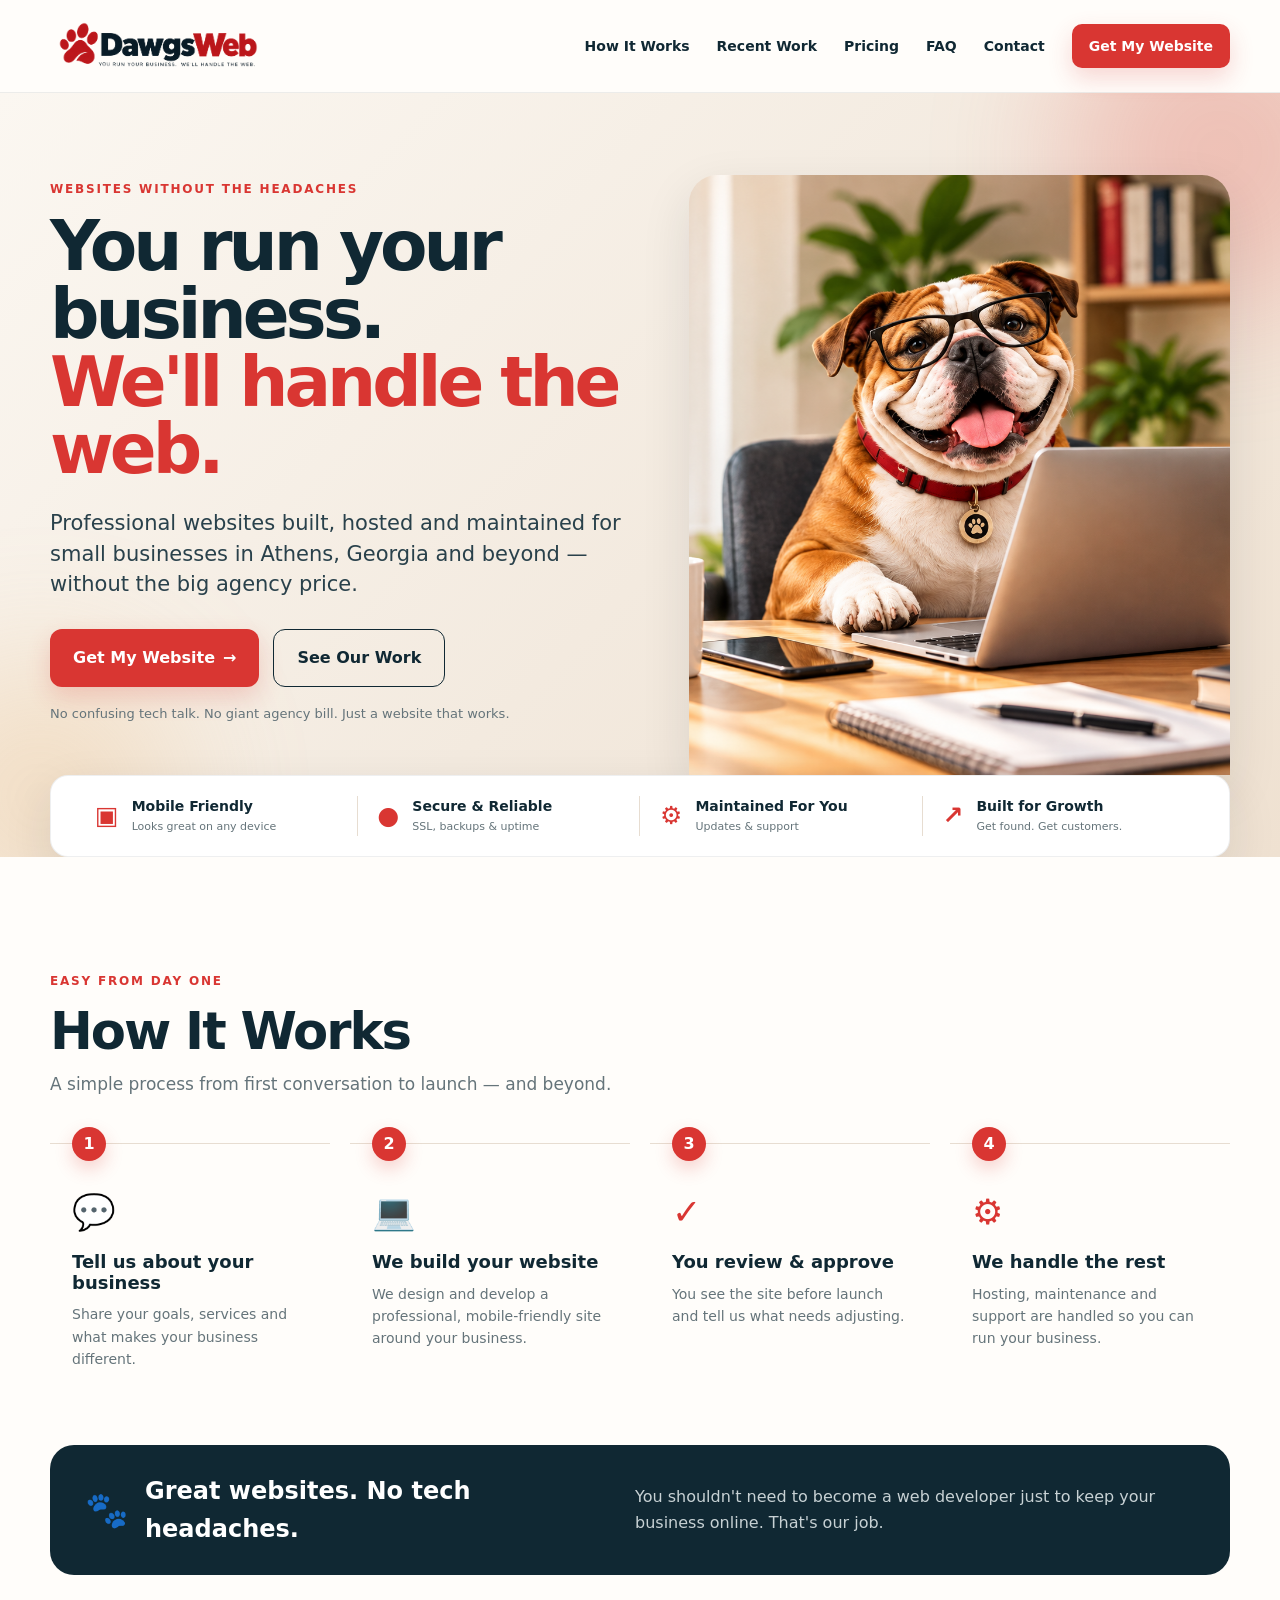
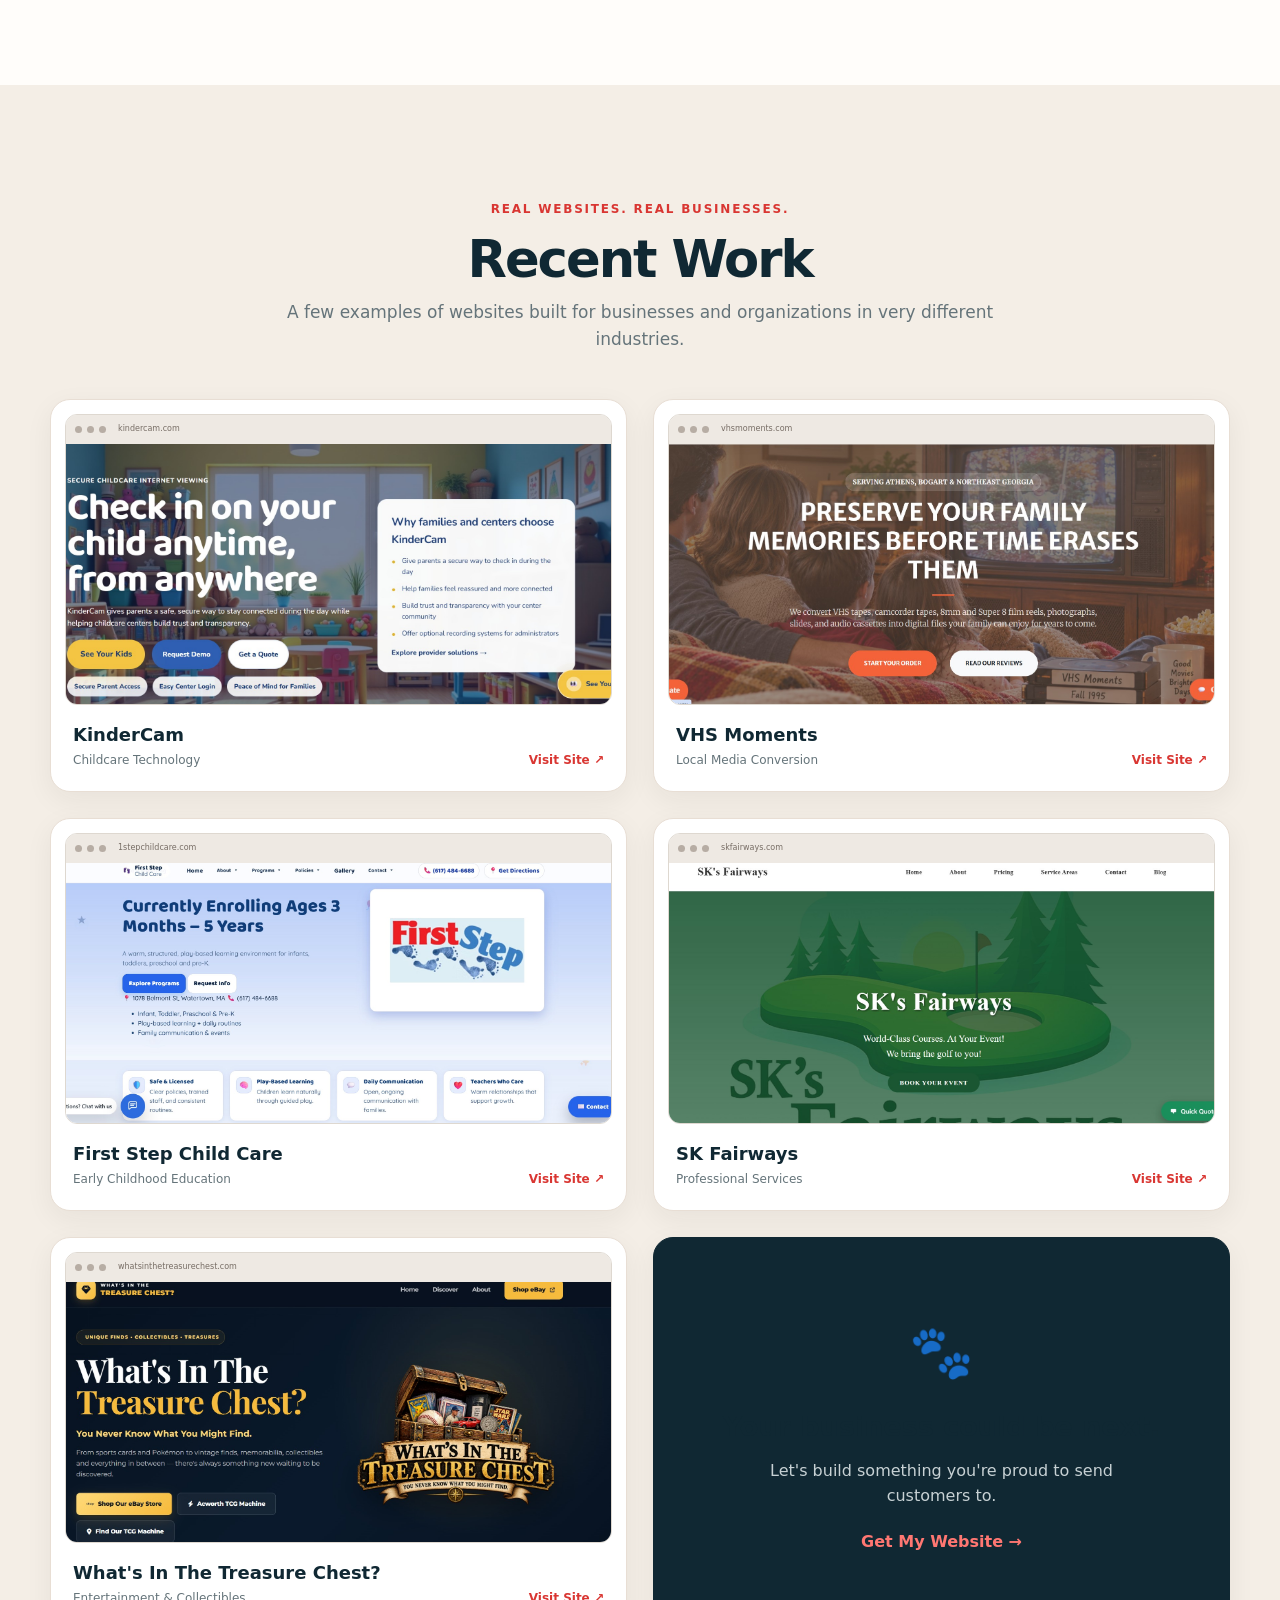
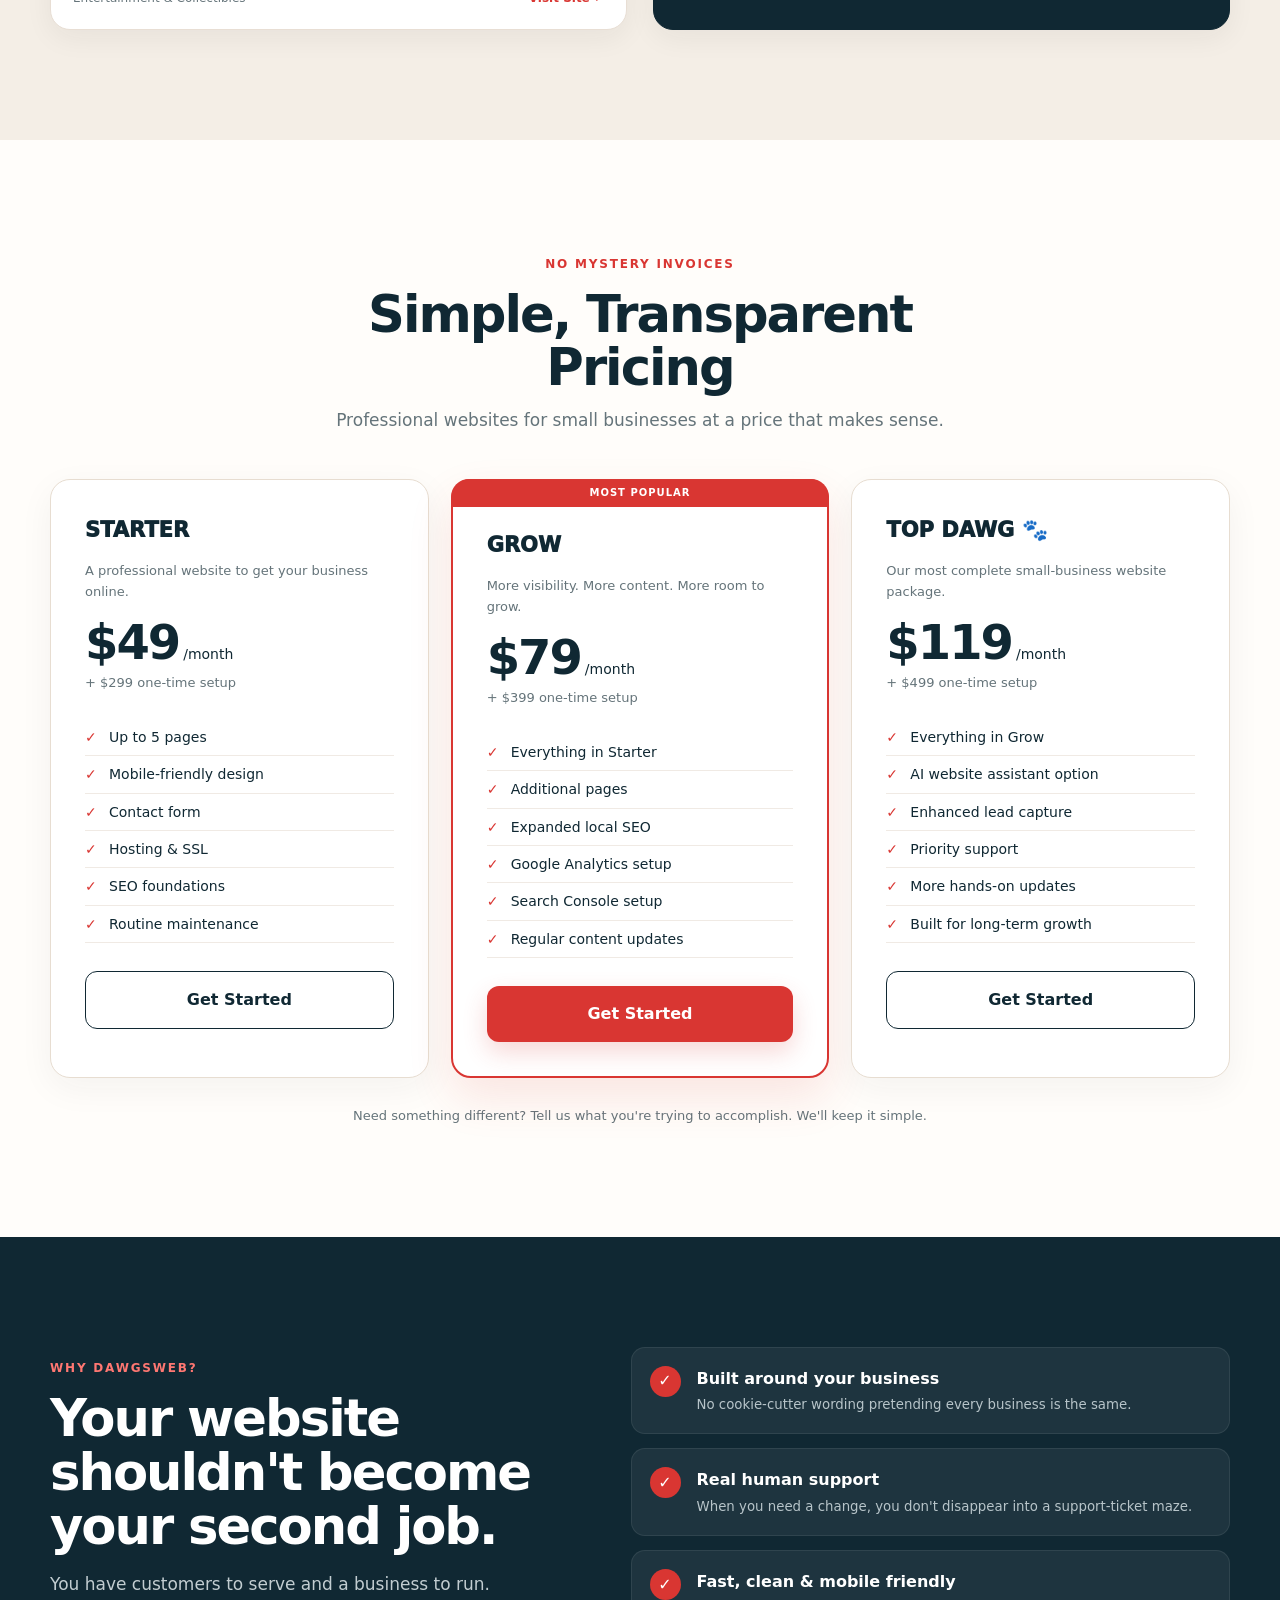
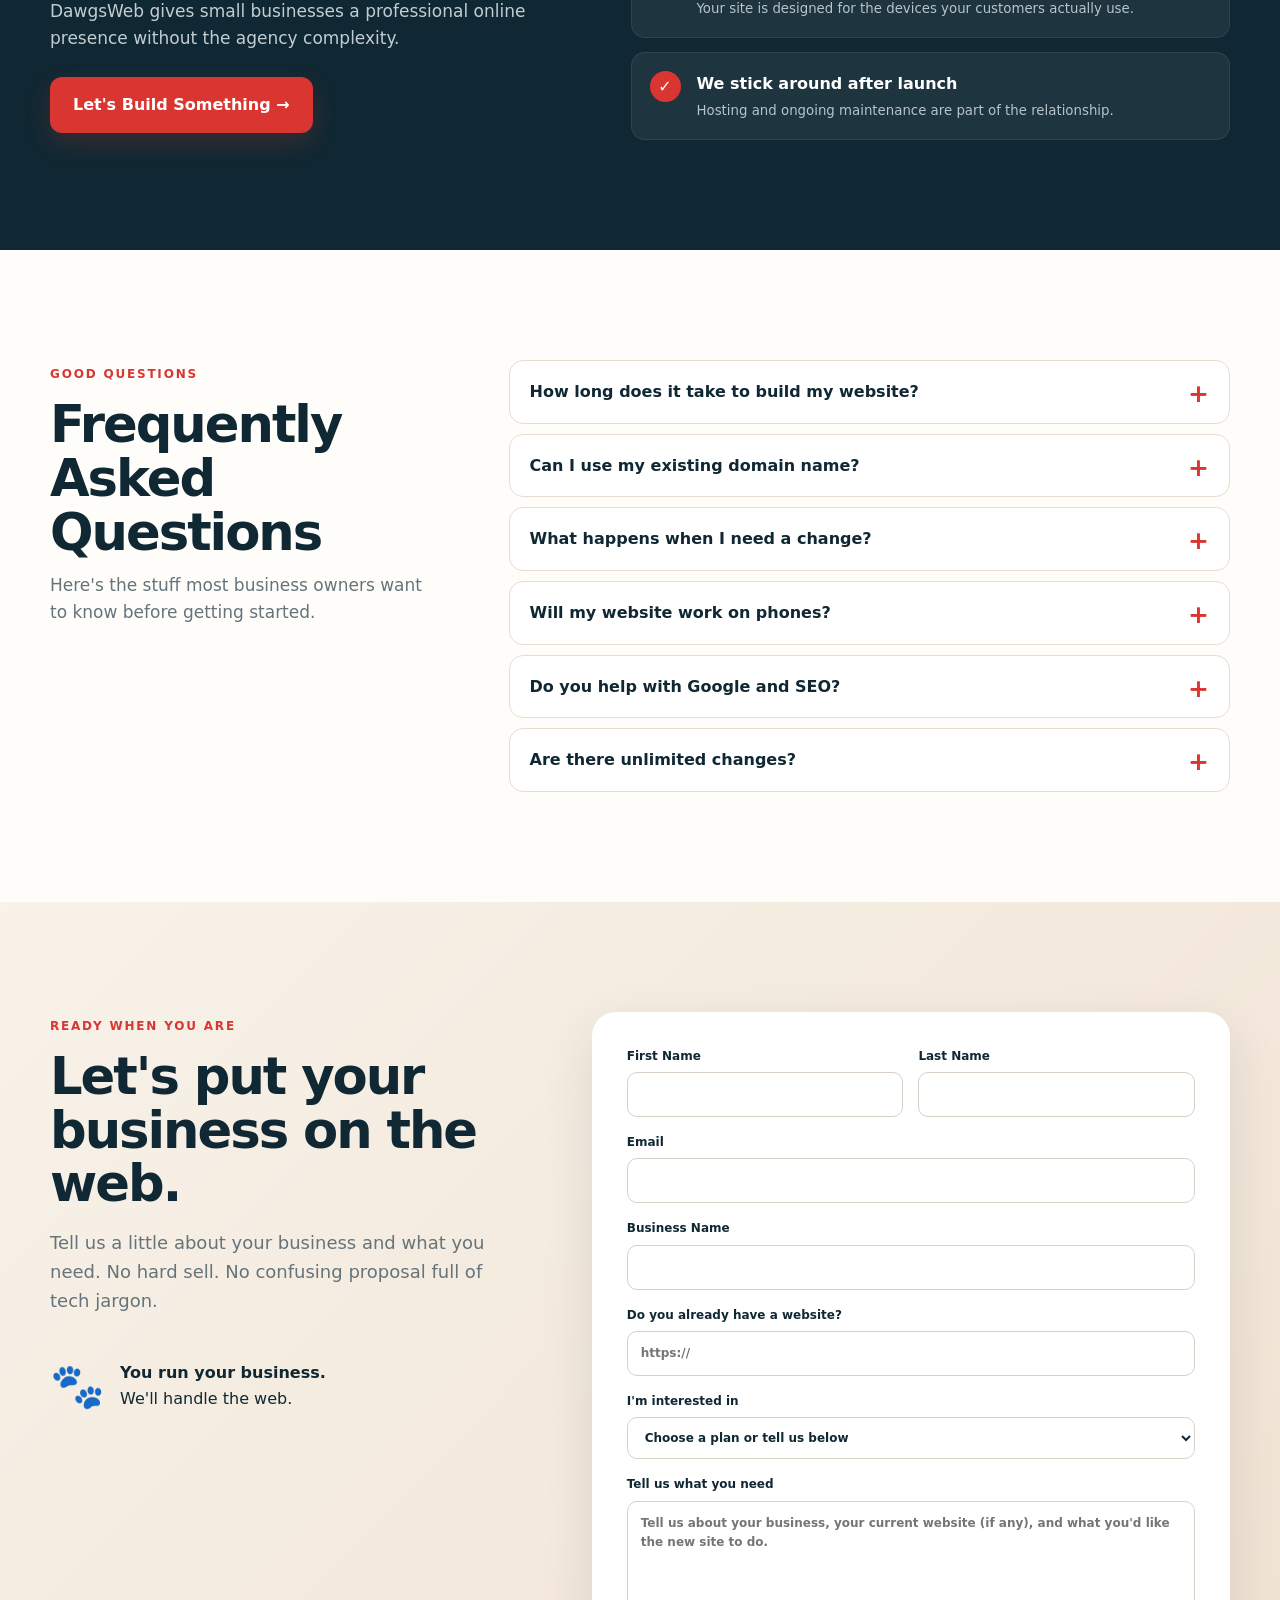
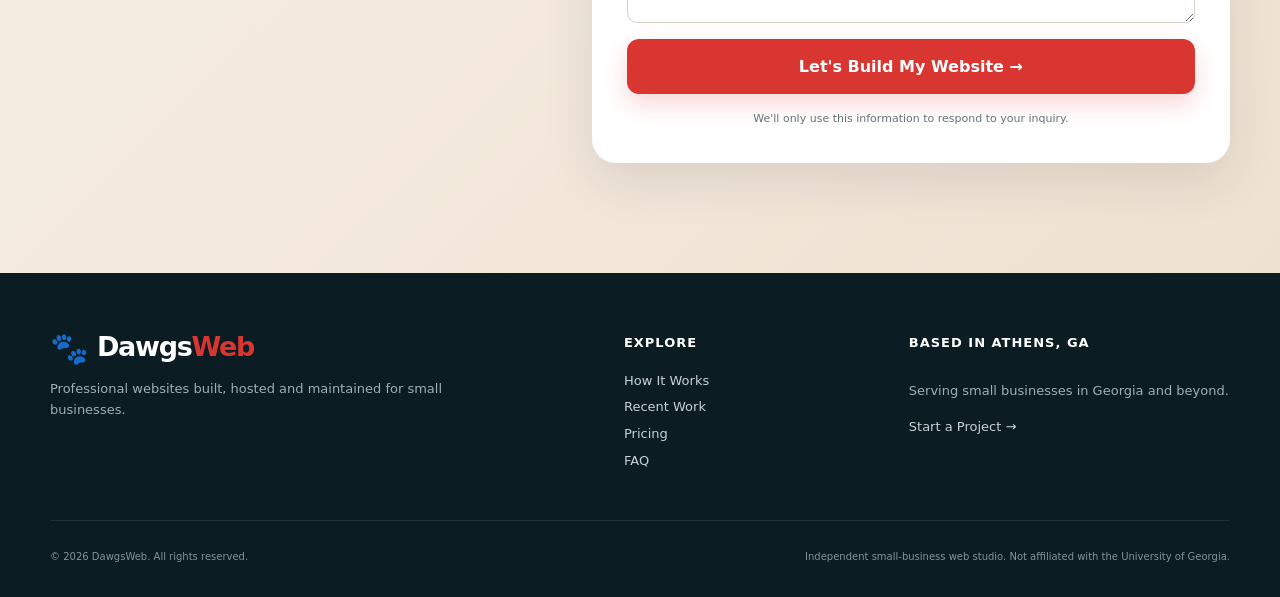
<file: index.html>
<!doctype html>
<html lang="en">
<head>

  <!-- Google tag (gtag.js) -->
  <script async src="https://www.googletagmanager.com/gtag/js?id=G-8729YW0MSW"></script>
  <script>
    window.dataLayer = window.dataLayer || [];
    function gtag(){dataLayer.push(arguments);}
    gtag('js', new Date());

    gtag('config', 'G-8729YW0MSW');
  </script>

  <!-- rest of your head content -->
  <meta charset="utf-8">
  <meta name="viewport" content="width=device-width, initial-scale=1">
  <title>Web Design Athens GA | Small Business Websites | DawgsWeb</title>
  <meta name="description" content="DawgsWeb builds, hosts and maintains professional small business websites in Athens, GA and beyond. Affordable web design without the agency headaches.">
  <meta name="robots" content="index,follow">
  <meta name="theme-color" content="#d93632">
  <link rel="canonical" href="https://www.dawgsweb.com/">
  <meta property="og:title" content="Web Design Athens GA | Small Business Websites | DawgsWeb">
  <meta property="og:description" content="Professional small business websites built, hosted and maintained in Athens, GA and beyond — without the big agency price.">
  <meta property="og:type" content="website">
  <meta property="og:url" content="https://www.dawgsweb.com/">
  <link rel="stylesheet" href="style.css">
  <script type="application/ld+json">
  {
    "@context": "https://schema.org",
    "@type": "ProfessionalService",
    "@id": "https://www.dawgsweb.com/#business",
    "name": "DawgsWeb",
    "url": "https://www.dawgsweb.com/",
    "description": "DawgsWeb provides affordable web design, website hosting, maintenance and digital support for small businesses in Athens, Georgia and beyond.",
    "address": {
      "@type": "PostalAddress",
      "addressLocality": "Athens",
      "addressRegion": "GA",
      "addressCountry": "US"
    },
    "areaServed": [
      {
        "@type": "City",
        "name": "Athens"
      },
      {
        "@type": "State",
        "name": "Georgia"
      },
      {
        "@type": "Country",
        "name": "United States"
      }
    ],
    "serviceType": [
      "Small Business Web Design",
      "Website Development",
      "Website Hosting",
      "Website Maintenance",
      "Search Engine Optimization"
    ]
  }
  </script>
</head>
<body>
  <a class="skip-link" href="#main">Skip to content</a>

  <header class="site-header" id="top">
    <div class="container nav-wrap">
<a class="brand brand-logo" href="#top" aria-label="DawgsWeb home">
  <img src="images/dawgsweb-logo.png" alt="DawgsWeb - You run your business. We'll handle the web.">
</a>

      <button class="nav-toggle" aria-expanded="false" aria-controls="site-nav" aria-label="Open navigation">
        <span></span><span></span><span></span>
      </button>

      <nav id="site-nav" class="site-nav" aria-label="Main navigation">
        <a href="#how">How It Works</a>
        <a href="#work">Recent Work</a>
        <a href="#pricing">Pricing</a>
        <a href="#faq">FAQ</a>
        <a href="#contact">Contact</a>
        <a class="btn btn-small" href="#contact">Get My Website</a>
      </nav>
    </div>
  </header>

  <main id="main">
    <section class="hero">
      <div class="hero-glow hero-glow-one"></div>
      <div class="hero-glow hero-glow-two"></div>
      <div class="container hero-grid">
        <div class="hero-copy reveal">
          <span class="eyebrow">WEBSITES WITHOUT THE HEADACHES</span>
          <h1>You run your business.<br><span>We'll handle the web.</span></h1>
          <p class="hero-lead">Professional websites built, hosted and maintained for small businesses in Athens, Georgia and beyond — without the big agency price.</p>
          <div class="hero-actions">
            <a class="btn" href="#contact">Get My Website <span aria-hidden="true">→</span></a>
            <a class="btn btn-outline" href="#work">See Our Work</a>
          </div>
          <p class="microcopy">No confusing tech talk. No giant agency bill. Just a website that works.</p>
        </div>

<div class="hero-image reveal">
  <img
    src="images/dawgsweb-hero.jpg"
    alt="DawgsWeb bulldog working at a laptop"
  >
</div>
      </div>

      <div class="container">
        <div class="trust-strip reveal">
          <div><span class="trust-icon">▣</span><p><strong>Mobile Friendly</strong><small>Looks great on any device</small></p></div>
          <div><span class="trust-icon">●</span><p><strong>Secure & Reliable</strong><small>SSL, backups & uptime</small></p></div>
          <div><span class="trust-icon">⚙</span><p><strong>Maintained For You</strong><small>Updates & support</small></p></div>
          <div><span class="trust-icon">↗</span><p><strong>Built for Growth</strong><small>Get found. Get customers.</small></p></div>
        </div>
      </div>
    </section>

    <section class="section" id="how">
      <div class="container">
        <div class="section-heading reveal">
          <span class="eyebrow">EASY FROM DAY ONE</span>
          <h2>How It Works</h2>
          <p>A simple process from first conversation to launch — and beyond.</p>
        </div>

        <div class="steps">
          <article class="step reveal"><span>1</span><div class="step-icon">💬</div><h3>Tell us about your business</h3><p>Share your goals, services and what makes your business different.</p></article>
          <article class="step reveal"><span>2</span><div class="step-icon">💻</div><h3>We build your website</h3><p>We design and develop a professional, mobile-friendly site around your business.</p></article>
          <article class="step reveal"><span>3</span><div class="step-icon">✓</div><h3>You review & approve</h3><p>You see the site before launch and tell us what needs adjusting.</p></article>
          <article class="step reveal"><span>4</span><div class="step-icon">⚙</div><h3>We handle the rest</h3><p>Hosting, maintenance and support are handled so you can run your business.</p></article>
        </div>

        <div class="no-headaches reveal">
          <div>
            <span>🐾</span>
            <h3>Great websites. No tech headaches.</h3>
          </div>
          <p>You shouldn't need to become a web developer just to keep your business online. That's our job.</p>
        </div>
      </div>
    </section>

    <section class="section section-soft" id="work">
      <div class="container">
        <div class="section-heading centered reveal">
          <span class="eyebrow">REAL WEBSITES. REAL BUSINESSES.</span>
          <h2>Recent Work</h2>
          <p>A few examples of websites built for businesses and organizations in very different industries.</p>
        </div>

        <div class="work-grid">
          <a class="work-card reveal" href="https://www.kindercam.com/" target="_blank" rel="noopener">
            <div class="browser"><div class="browser-bar"><i></i><i></i><i></i><span>kindercam.com</span></div><div class="site-preview"><img src="images/portfolio-kindercam.jpg" alt="KinderCam website homepage" loading="lazy"></div></div>
            <div class="work-meta"><div><h3>KinderCam</h3><p>Childcare Technology</p></div><span>Visit Site ↗</span></div>
          </a>

          <a class="work-card reveal" href="https://www.vhsmoments.com/" target="_blank" rel="noopener">
            <div class="browser"><div class="browser-bar"><i></i><i></i><i></i><span>vhsmoments.com</span></div><div class="site-preview"><img src="images/portfolio-vhsmoments.jpg" alt="VHS Moments website homepage" loading="lazy"></div></div>
            <div class="work-meta"><div><h3>VHS Moments</h3><p>Local Media Conversion</p></div><span>Visit Site ↗</span></div>
          </a>

          <a class="work-card reveal" href="https://www.1stepchildcare.com/" target="_blank" rel="noopener">
            <div class="browser"><div class="browser-bar"><i></i><i></i><i></i><span>1stepchildcare.com</span></div><div class="site-preview"><img src="images/portfolio-firststep.jpg" alt="First Step Child Care website homepage" loading="lazy"></div></div>
            <div class="work-meta"><div><h3>First Step Child Care</h3><p>Early Childhood Education</p></div><span>Visit Site ↗</span></div>
          </a>

          <a class="work-card reveal" href="https://www.skfairways.com/" target="_blank" rel="noopener">
            <div class="browser"><div class="browser-bar"><i></i><i></i><i></i><span>skfairways.com</span></div><div class="site-preview"><img src="images/portfolio-skfairways.jpg" alt="SK Fairways website homepage" loading="lazy"></div></div>
            <div class="work-meta"><div><h3>SK Fairways</h3><p>Professional Services</p></div><span>Visit Site ↗</span></div>
          </a>

          <a class="work-card reveal" href="https://www.whatsinthetreasurechest.com/" target="_blank" rel="noopener">
            <div class="browser"><div class="browser-bar"><i></i><i></i><i></i><span>whatsinthetreasurechest.com</span></div><div class="site-preview"><img src="images/portfolio-treasurechest.jpg" alt="What's In The Treasure Chest website homepage" loading="lazy"></div></div>
            <div class="work-meta"><div><h3>What's In The Treasure Chest?</h3><p>Entertainment & Collectibles</p></div><span>Visit Site ↗</span></div>
          </a>

          <a class="work-card work-cta reveal" href="#contact">
            <div class="paw-big">🐾</div>
            <h3>Your business could be next.</h3>
            <p>Let's build something you're proud to send customers to.</p>
            <span class="text-link">Get My Website →</span>
          </a>
        </div>
      </div>
    </section>

    <section class="section" id="pricing">
      <div class="container">
        <div class="section-heading centered reveal">
          <span class="eyebrow">NO MYSTERY INVOICES</span>
          <h2>Simple, Transparent Pricing</h2>
          <p>Professional websites for small businesses at a price that makes sense.</p>
        </div>

        <div class="pricing-grid">
          <article class="price-card reveal">
            <p class="plan-name">STARTER</p>
            <p class="plan-blurb">A professional website to get your business online.</p>
            <div class="price"><strong>$49</strong><span>/month</span></div>
            <p class="setup">+ $299 one-time setup</p>
            <ul>
              <li>Up to 5 pages</li><li>Mobile-friendly design</li><li>Contact form</li><li>Hosting & SSL</li><li>SEO foundations</li><li>Routine maintenance</li>
            </ul>
            <a class="btn btn-outline btn-full" href="#contact" data-plan="Starter">Get Started</a>
          </article>

          <article class="price-card featured reveal">
            <div class="popular">MOST POPULAR</div>
            <p class="plan-name">GROW</p>
            <p class="plan-blurb">More visibility. More content. More room to grow.</p>
            <div class="price"><strong>$79</strong><span>/month</span></div>
            <p class="setup">+ $399 one-time setup</p>
            <ul>
              <li>Everything in Starter</li><li>Additional pages</li><li>Expanded local SEO</li><li>Google Analytics setup</li><li>Search Console setup</li><li>Regular content updates</li>
            </ul>
            <a class="btn btn-full" href="#contact" data-plan="Grow">Get Started</a>
          </article>

          <article class="price-card reveal">
            <p class="plan-name">TOP DAWG 🐾</p>
            <p class="plan-blurb">Our most complete small-business website package.</p>
            <div class="price"><strong>$119</strong><span>/month</span></div>
            <p class="setup">+ $499 one-time setup</p>
            <ul>
              <li>Everything in Grow</li><li>AI website assistant option</li><li>Enhanced lead capture</li><li>Priority support</li><li>More hands-on updates</li><li>Built for long-term growth</li>
            </ul>
            <a class="btn btn-outline btn-full" href="#contact" data-plan="Top Dawg">Get Started</a>
          </article>
        </div>

        <p class="pricing-note reveal">Need something different? Tell us what you're trying to accomplish. We'll keep it simple.</p>
      </div>
    </section>

    <section class="section section-dark">
      <div class="container why-grid">
        <div class="reveal">
          <span class="eyebrow eyebrow-light">WHY DAWGSWEB?</span>
          <h2>Your website shouldn't become your second job.</h2>
          <p>You have customers to serve and a business to run. DawgsWeb gives small businesses a professional online presence without the agency complexity.</p>
          <a class="btn" href="#contact">Let's Build Something →</a>
        </div>
        <div class="why-list reveal">
          <div><span>✓</span><p><strong>Built around your business</strong><small>No cookie-cutter wording pretending every business is the same.</small></p></div>
          <div><span>✓</span><p><strong>Real human support</strong><small>When you need a change, you don't disappear into a support-ticket maze.</small></p></div>
          <div><span>✓</span><p><strong>Fast, clean & mobile friendly</strong><small>Your site is designed for the devices your customers actually use.</small></p></div>
          <div><span>✓</span><p><strong>We stick around after launch</strong><small>Hosting and ongoing maintenance are part of the relationship.</small></p></div>
        </div>
      </div>
    </section>

    <section class="section" id="faq">
      <div class="container faq-wrap">
        <div class="section-heading reveal">
          <span class="eyebrow">GOOD QUESTIONS</span>
          <h2>Frequently Asked Questions</h2>
          <p>Here's the stuff most business owners want to know before getting started.</p>
        </div>
        <div class="faq-list">
          <details class="reveal"><summary>How long does it take to build my website?</summary><p>Most straightforward small-business websites can move from kickoff to launch quickly once we have the information, photos and approvals we need. We'll give you a realistic timeline before work begins.</p></details>
          <details class="reveal"><summary>Can I use my existing domain name?</summary><p>Absolutely. If you already own a domain, we can connect it to your new site. If you need one, we'll help you choose and register it in your name.</p></details>
          <details class="reveal"><summary>What happens when I need a change?</summary><p>Send us the update. Routine website maintenance is built into our plans; larger additions or new functionality can be quoted separately before we do the work.</p></details>
          <details class="reveal"><summary>Will my website work on phones?</summary><p>Yes. Every DawgsWeb site is built to be responsive so it works across phones, tablets and desktop computers.</p></details>
          <details class="reveal"><summary>Do you help with Google and SEO?</summary><p>Yes. Every site gets solid SEO foundations, and our higher plans include expanded local SEO and Google measurement/search tools.</p></details>
          <details class="reveal"><summary>Are there unlimited changes?</summary><p>No — and that's how we keep pricing affordable. Routine maintenance and reasonable content updates are included according to your plan. Major redesigns, new sections or custom features are scoped separately.</p></details>
        </div>
      </div>
    </section>

    <section class="section contact-section" id="contact">
      <div class="container contact-grid">
        <div class="contact-copy reveal">
          <span class="eyebrow">READY WHEN YOU ARE</span>
          <h2>Let's put your business on the web.</h2>
          <p>Tell us a little about your business and what you need. No hard sell. No confusing proposal full of tech jargon.</p>
          <div class="contact-promise"><span>🐾</span><p><strong>You run your business.</strong><br>We'll handle the web.</p></div>
        </div>

        <form id="contact-form" class="contact-form reveal" action="https://formspree.io/f/xbglkkqr" method="POST">
          <input type="hidden" name="_subject" value="New DawgsWeb Website Lead">
          <div class="field-row">
            <label>First Name<input type="text" name="first_name" autocomplete="given-name" required></label>
            <label>Last Name<input type="text" name="last_name" autocomplete="family-name" required></label>
          </div>
          <label>Email<input type="email" name="email" autocomplete="email" required></label>
          <label>Business Name<input type="text" name="business_name" autocomplete="organization"></label>
          <label>Do you already have a website?<input type="url" name="current_website" placeholder="https://"></label>
          <label>I'm interested in
            <select name="plan" id="plan">
              <option value="">Choose a plan or tell us below</option>
              <option>Starter — $49/month</option>
              <option>Grow — $79/month</option>
              <option>Top Dawg — $119/month</option>
              <option>Not sure yet</option>
            </select>
          </label>
          <label>Tell us what you need<textarea name="message" rows="5" placeholder="Tell us about your business, your current website (if any), and what you'd like the new site to do." required></textarea></label>
          <button class="btn btn-full" type="submit" id="submit-button">Let's Build My Website →</button>
          <p class="form-note" id="form-status" aria-live="polite">We'll only use this information to respond to your inquiry.</p>
        </form>
      </div>
    </section>
  </main>

  <footer class="footer">
    <div class="container footer-grid">
      <div>
        <a class="brand footer-brand" href="#top"><span class="brand-paw">🐾</span><span class="brand-name">Dawgs<span>Web</span></span></a>
        <p>Professional websites built, hosted and maintained for small businesses.</p>
      </div>
      <div><h3>Explore</h3><a href="#how">How It Works</a><a href="#work">Recent Work</a><a href="#pricing">Pricing</a><a href="#faq">FAQ</a></div>
      <div><h3>Based in Athens, GA</h3><p>Serving small businesses in Georgia and beyond.</p><a href="#contact">Start a Project →</a></div>
    </div>
    <div class="container footer-bottom"><p>© <span id="year"></span> DawgsWeb. All rights reserved.</p><p>Independent small-business web studio. Not affiliated with the University of Georgia.</p></div>
  </footer>

  <script src="script.js"></script>
</body>
</html>
</file>
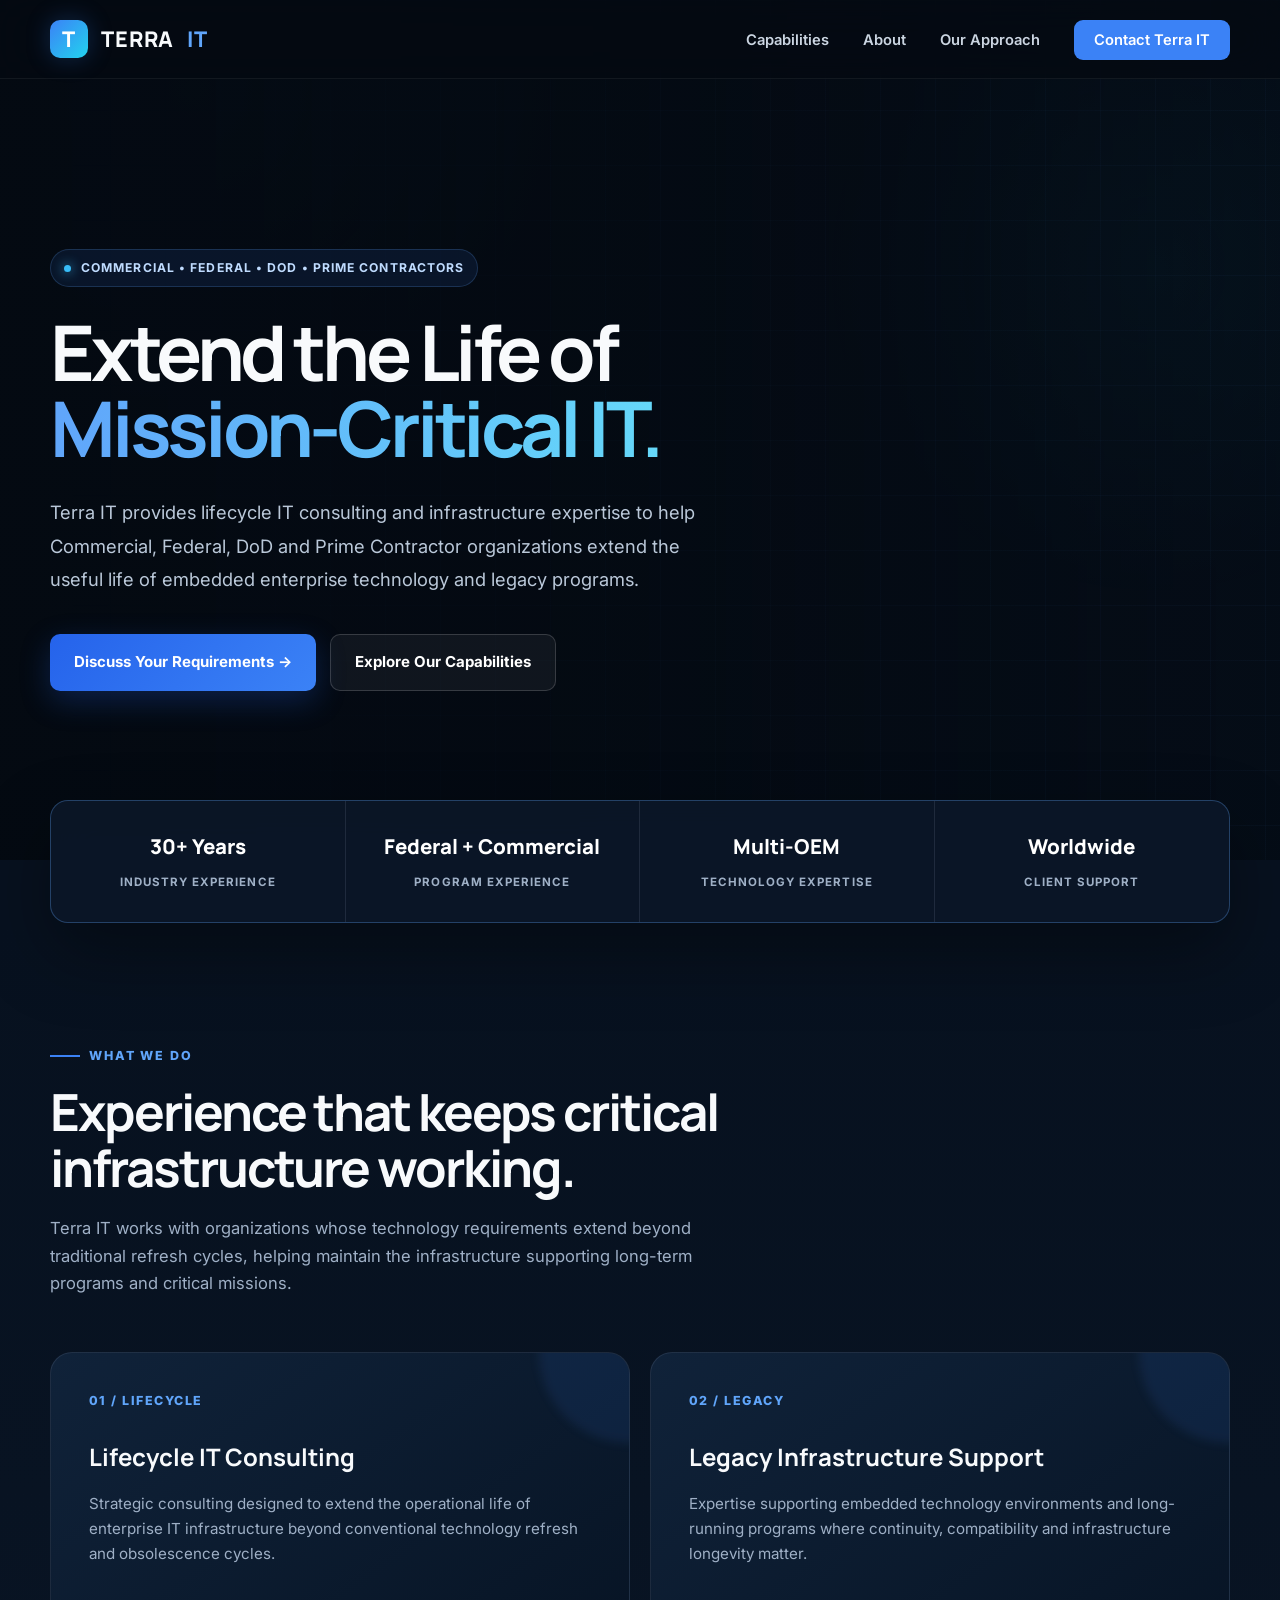
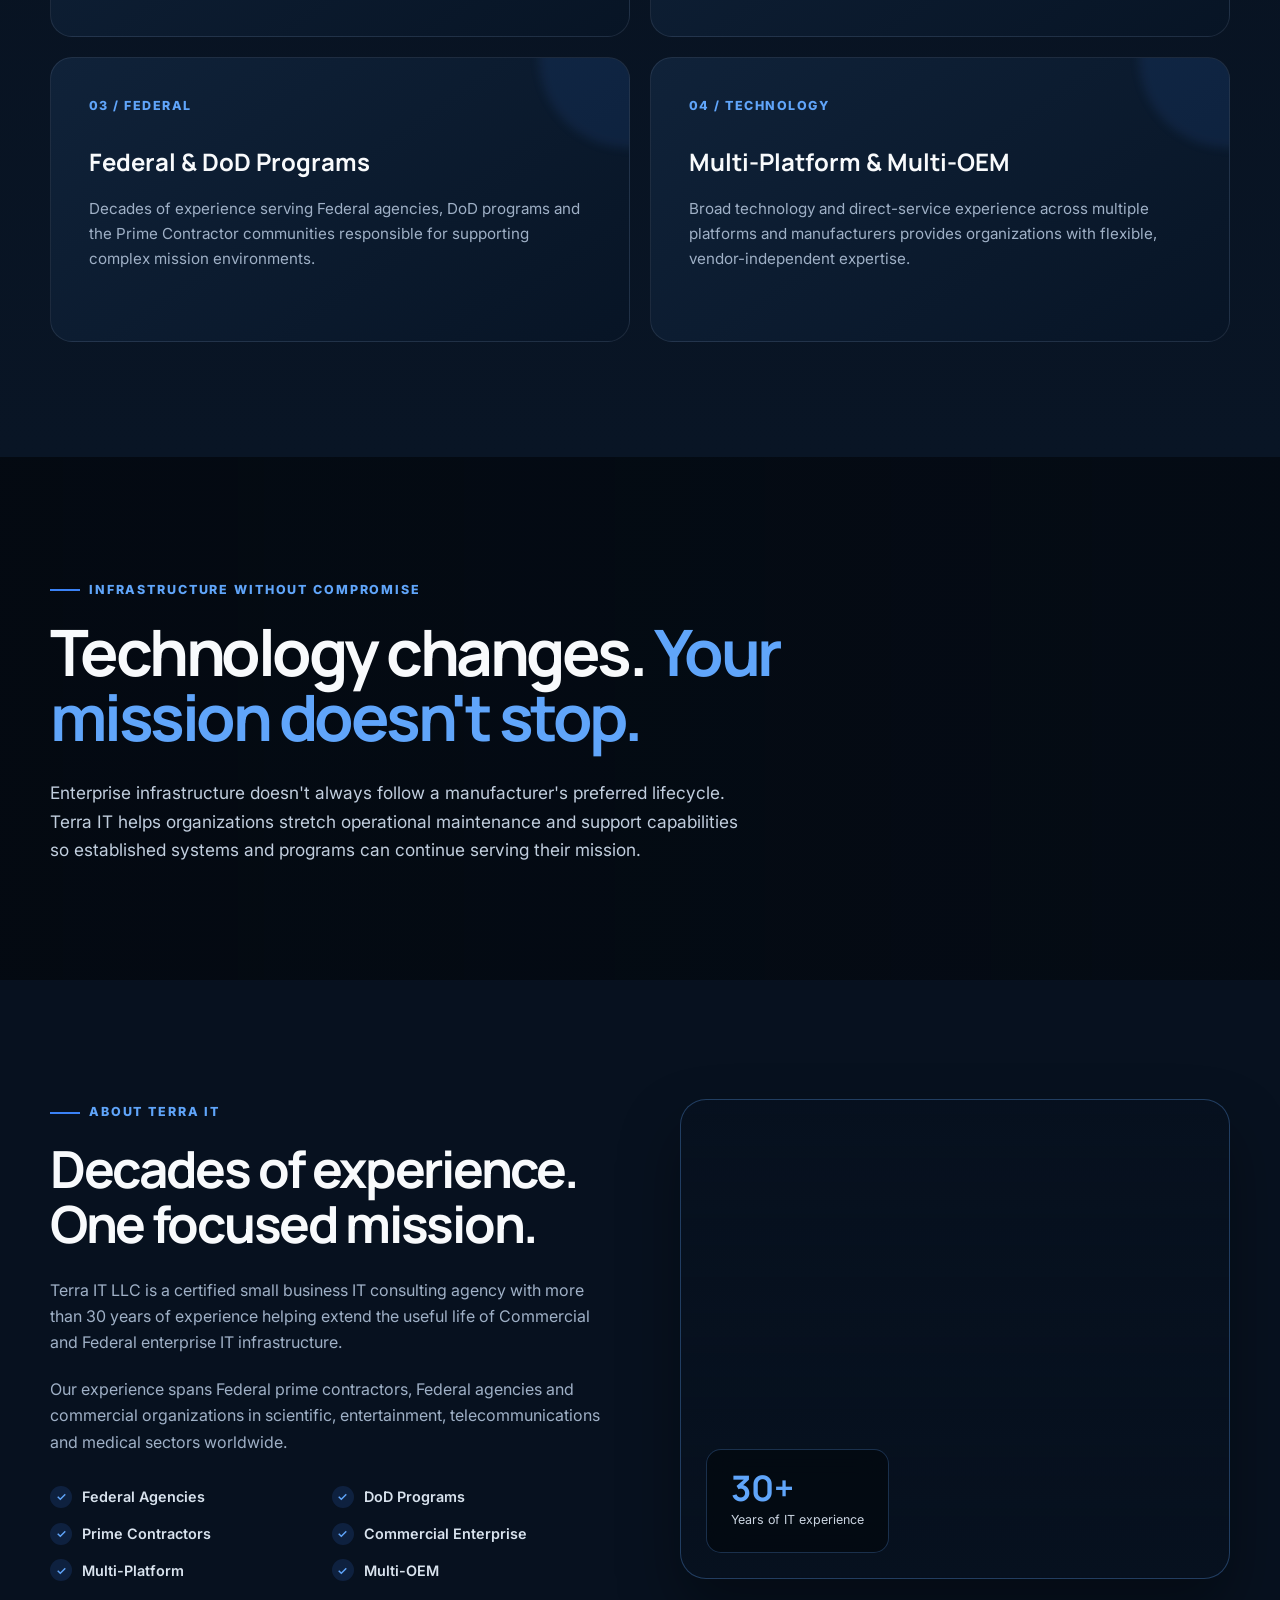
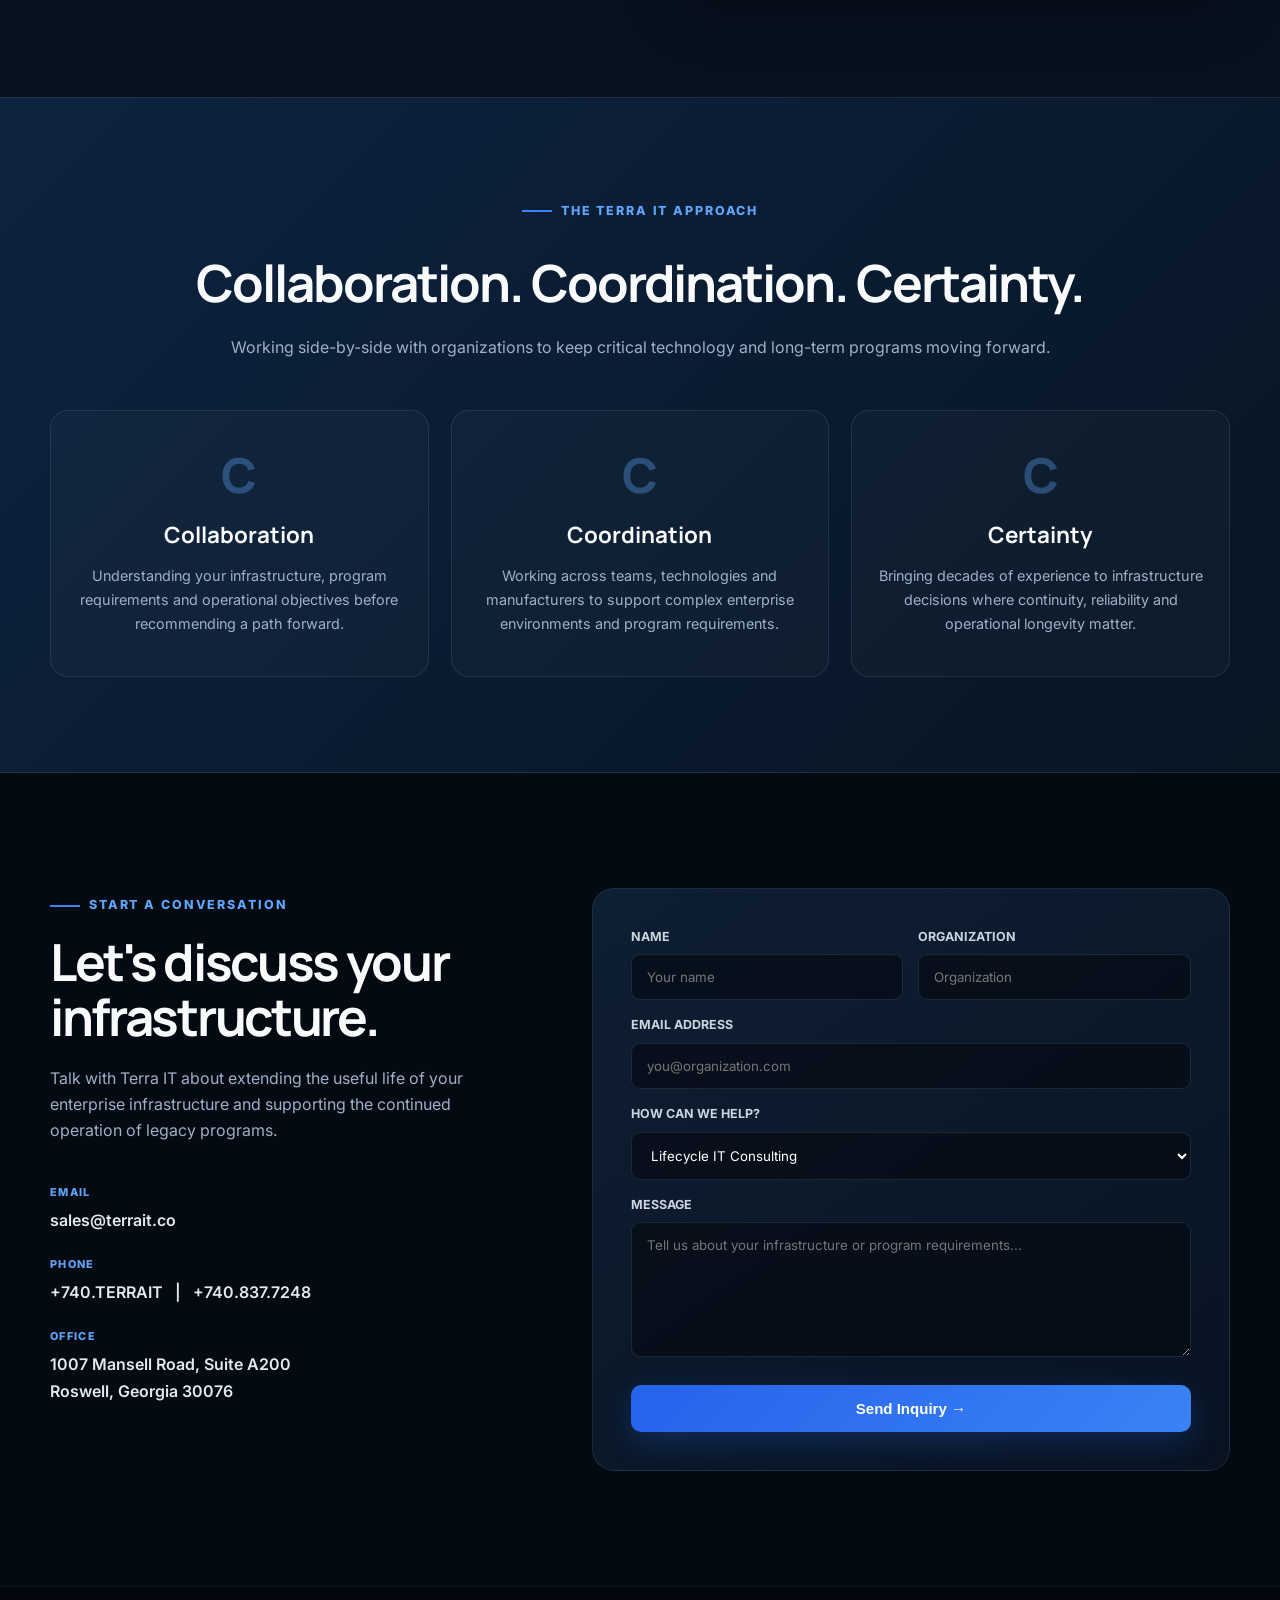
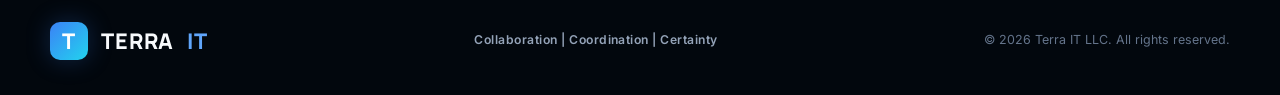
<file: demos/terra-mockup/index.html>
<!DOCTYPE html>
<html lang="en">
<head>
  <meta charset="UTF-8">
  <meta name="viewport" content="width=device-width, initial-scale=1.0">

  <title>Terra IT | Lifecycle IT Consulting & Legacy Infrastructure Support</title>

  <meta name="description"
        content="Terra IT provides lifecycle IT consulting, legacy infrastructure support and multi-platform expertise for Federal, DoD, prime contractor and commercial organizations worldwide.">

  <meta name="robots" content="index, follow">
  <meta name="theme-color" content="#07111f">

  <!-- Google Fonts -->
  <link rel="preconnect" href="https://fonts.googleapis.com">
  <link rel="preconnect" href="https://fonts.gstatic.com" crossorigin>
  <link href="https://fonts.googleapis.com/css2?family=Inter:wght@400;500;600;700;800&family=Manrope:wght@600;700;800&display=swap" rel="stylesheet">

  <style>

    /* =========================================================
       TERRA IT - MOCKUP
       ========================================================= */

    :root {
      --bg: #07111f;
      --bg-dark: #040a12;
      --bg-soft: #0b1728;

      --card: rgba(14, 31, 52, .74);
      --card-solid: #0e1d31;

      --blue: #3b82f6;
      --blue-light: #60a5fa;
      --cyan: #22d3ee;

      --text: #f8fafc;
      --muted: #9fb0c6;

      --border: rgba(148, 163, 184, .15);
      --border-bright: rgba(96, 165, 250, .30);

      --max: 1180px;
      --radius: 22px;
    }

    * {
      box-sizing: border-box;
      margin: 0;
      padding: 0;
    }

    html {
      scroll-behavior: smooth;
    }

    body {
      font-family: "Inter", sans-serif;
      background: var(--bg);
      color: var(--text);
      line-height: 1.65;
      overflow-x: hidden;
    }

    body::before {
      content: "";
      position: fixed;
      inset: 0;
      pointer-events: none;
      z-index: -2;
      background:
        radial-gradient(circle at 15% 10%, rgba(59,130,246,.14), transparent 28%),
        radial-gradient(circle at 90% 30%, rgba(34,211,238,.08), transparent 25%);
    }

    a {
      text-decoration: none;
      color: inherit;
    }

    img {
      max-width: 100%;
    }

    .container {
      width: min(var(--max), calc(100% - 44px));
      margin: auto;
    }

    .eyebrow {
      display: inline-flex;
      align-items: center;
      gap: 9px;

      font-size: .78rem;
      font-weight: 800;
      letter-spacing: .15em;
      text-transform: uppercase;

      color: var(--blue-light);
      margin-bottom: 18px;
    }

    .eyebrow::before {
      content: "";
      width: 30px;
      height: 2px;
      background: var(--blue);
    }

    /* =========================================================
       NAVIGATION
       ========================================================= */

    header {
      position: fixed;
      width: 100%;
      top: 0;
      left: 0;
      z-index: 1000;

      background: rgba(4, 10, 18, .75);
      backdrop-filter: blur(18px);

      border-bottom: 1px solid rgba(255,255,255,.06);
    }

    nav {
      height: 78px;

      display: flex;
      align-items: center;
      justify-content: space-between;
    }

    .logo {
      display: flex;
      align-items: center;
      gap: 13px;

      font-family: "Manrope", sans-serif;
      font-size: 1.35rem;
      font-weight: 800;
      letter-spacing: .04em;
    }

    .logo-mark {
      width: 38px;
      height: 38px;

      display: grid;
      place-items: center;

      border-radius: 10px;

      background:
        linear-gradient(135deg, var(--blue), var(--cyan));

      color: white;
      font-weight: 800;

      box-shadow: 0 0 25px rgba(59,130,246,.25);
    }

    .logo span {
      color: var(--blue-light);
    }

    .nav-links {
      display: flex;
      align-items: center;
      gap: 34px;

      list-style: none;
    }

    .nav-links a {
      color: #cbd5e1;
      font-size: .92rem;
      font-weight: 600;
      transition: .2s ease;
    }

    .nav-links a:hover {
      color: white;
    }

    .nav-button {
      padding: 11px 20px;

      border-radius: 9px;
      background: var(--blue);

      color: white !important;
    }

    .nav-button:hover {
      background: #2563eb;
      transform: translateY(-1px);
    }

    /* =========================================================
       HERO
       ========================================================= */

    .hero {
      min-height: 860px;
      padding: 180px 0 100px;

      display: flex;
      align-items: center;

      position: relative;
      overflow: hidden;

      background:
        linear-gradient(
          90deg,
          rgba(4,10,18,.99) 0%,
          rgba(4,10,18,.94) 45%,
          rgba(4,10,18,.62) 100%
        ),
        url("https://images.unsplash.com/photo-1558494949-ef010cbdcc31?auto=format&fit=crop&w=1800&q=85")
        center / cover;
    }

    .hero::after {
      content: "";

      position: absolute;
      inset: 0;

      background-image:
        linear-gradient(rgba(96,165,250,.035) 1px, transparent 1px),
        linear-gradient(90deg, rgba(96,165,250,.035) 1px, transparent 1px);

      background-size: 55px 55px;

      mask-image:
        linear-gradient(to right, transparent, black);
    }

    .hero-content {
      max-width: 800px;
      position: relative;
      z-index: 2;
    }

    .hero-badge {
      display: inline-flex;
      align-items: center;
      gap: 10px;

      padding: 8px 13px;

      background: rgba(59,130,246,.10);
      border: 1px solid rgba(96,165,250,.20);
      border-radius: 100px;

      color: #bfdbfe;

      font-size: .76rem;
      font-weight: 700;
      letter-spacing: .09em;
      text-transform: uppercase;

      margin-bottom: 27px;
    }

    .hero-badge-dot {
      width: 7px;
      height: 7px;
      border-radius: 50%;

      background: #38bdf8;

      box-shadow: 0 0 12px #38bdf8;
    }

    h1 {
      font-family: "Manrope", sans-serif;

      font-size: clamp(3.1rem, 6vw, 5.8rem);
      line-height: .99;

      letter-spacing: -.055em;

      margin-bottom: 30px;
    }

    h1 span {
      display: block;

      background:
        linear-gradient(90deg, #60a5fa, #67e8f9);

      -webkit-background-clip: text;
      -webkit-text-fill-color: transparent;
    }

    .hero p {
      max-width: 680px;

      color: #bac8d9;

      font-size: 1.15rem;
      line-height: 1.8;

      margin-bottom: 38px;
    }

    .hero-buttons {
      display: flex;
      gap: 14px;
      flex-wrap: wrap;
    }

    .btn {
      display: inline-flex;
      align-items: center;
      justify-content: center;
      gap: 10px;

      padding: 15px 24px;

      border-radius: 10px;

      font-weight: 700;
      font-size: .94rem;

      transition: .25s ease;
    }

    .btn-primary {
      background:
        linear-gradient(135deg, #2563eb, #3b82f6);

      color: white;

      box-shadow:
        0 10px 30px rgba(37,99,235,.25);
    }

    .btn-primary:hover {
      transform: translateY(-3px);
      box-shadow:
        0 15px 35px rgba(37,99,235,.35);
    }

    .btn-secondary {
      border: 1px solid rgba(255,255,255,.16);

      background: rgba(255,255,255,.05);

      color: white;
    }

    .btn-secondary:hover {
      background: rgba(255,255,255,.10);
      transform: translateY(-3px);
    }

    /* =========================================================
       STATS
       ========================================================= */

    .stats-wrap {
      position: relative;
      z-index: 10;

      margin-top: -60px;
    }

    .stats {
      display: grid;
      grid-template-columns: repeat(4, 1fr);

      background: rgba(11, 23, 40, .95);

      border: 1px solid var(--border-bright);
      border-radius: 18px;

      backdrop-filter: blur(20px);

      box-shadow:
        0 30px 70px rgba(0,0,0,.35);

      overflow: hidden;
    }

    .stat {
      padding: 29px 25px;
      text-align: center;

      border-right: 1px solid var(--border);
    }

    .stat:last-child {
      border-right: none;
    }

    .stat strong {
      display: block;

      font-family: "Manrope", sans-serif;

      color: white;

      font-size: 1.28rem;
      font-weight: 800;

      margin-bottom: 3px;
    }

    .stat span {
      color: var(--muted);

      font-size: .72rem;
      font-weight: 700;

      letter-spacing: .09em;
      text-transform: uppercase;
    }

    /* =========================================================
       GENERIC SECTIONS
       ========================================================= */

    section {
      padding: 115px 0;
    }

    .section-heading {
      max-width: 700px;
      margin-bottom: 55px;
    }

    .section-heading h2 {
      font-family: "Manrope", sans-serif;

      font-size: clamp(2.2rem, 4vw, 3.4rem);
      line-height: 1.08;
      letter-spacing: -.04em;

      margin-bottom: 20px;
    }

    .section-heading p {
      color: var(--muted);
      font-size: 1.04rem;
    }

    /* =========================================================
       CAPABILITIES
       ========================================================= */

    .capabilities {
      background:
        linear-gradient(
          180deg,
          var(--bg) 0%,
          #091525 100%
        );
    }

    .capability-grid {
      display: grid;
      grid-template-columns: repeat(2, 1fr);
      gap: 20px;
    }

    .cap-card {
      position: relative;

      padding: 38px;

      min-height: 285px;

      background:
        linear-gradient(
          145deg,
          rgba(17, 36, 60, .92),
          rgba(8, 21, 38, .92)
        );

      border: 1px solid var(--border);

      border-radius: var(--radius);

      overflow: hidden;

      transition: .3s ease;
    }

    .cap-card::before {
      content: "";

      position: absolute;
      width: 180px;
      height: 180px;

      right: -90px;
      top: -90px;

      border-radius: 50%;

      background: rgba(59,130,246,.10);

      filter: blur(5px);

      transition: .3s;
    }

    .cap-card:hover {
      transform: translateY(-7px);

      border-color: rgba(96,165,250,.35);

      box-shadow:
        0 20px 45px rgba(0,0,0,.25);
    }

    .cap-card:hover::before {
      background: rgba(59,130,246,.18);
    }

    .cap-number {
      color: var(--blue-light);

      font-size: .78rem;
      font-weight: 800;
      letter-spacing: .12em;

      margin-bottom: 25px;
    }

    .cap-card h3 {
      font-family: "Manrope", sans-serif;

      font-size: 1.5rem;

      margin-bottom: 14px;
    }

    .cap-card p {
      color: var(--muted);
      font-size: .95rem;
    }

    /* =========================================================
       MISSION
       ========================================================= */

    .mission {
      position: relative;

      background:
        linear-gradient(
          90deg,
          rgba(4,10,18,.98),
          rgba(4,10,18,.78)
        ),
        url("https://images.unsplash.com/photo-1451187580459-43490279c0fa?auto=format&fit=crop&w=1800&q=85")
        center / cover fixed;
    }

    .mission-content {
      max-width: 850px;
    }

    .mission h2 {
      font-family: "Manrope", sans-serif;

      font-size: clamp(2.8rem, 5vw, 5rem);

      line-height: 1.02;
      letter-spacing: -.055em;

      margin-bottom: 30px;
    }

    .mission h2 span {
      color: var(--blue-light);
    }

    .mission p {
      max-width: 690px;

      color: #c1cede;

      font-size: 1.08rem;
    }

    /* =========================================================
       ABOUT
       ========================================================= */

    .about-grid {
      display: grid;
      grid-template-columns: 1fr 1fr;

      gap: 80px;
      align-items: center;
    }

    .about-copy h2 {
      font-family: "Manrope", sans-serif;

      font-size: clamp(2.3rem, 4vw, 3.6rem);

      line-height: 1.08;
      letter-spacing: -.045em;

      margin-bottom: 25px;
    }

    .about-copy p {
      color: var(--muted);

      margin-bottom: 20px;
    }

    .about-list {
      display: grid;
      grid-template-columns: 1fr 1fr;

      gap: 13px;

      margin-top: 30px;
    }

    .about-item {
      display: flex;
      align-items: center;
      gap: 10px;

      color: #d9e3ee;

      font-size: .9rem;
      font-weight: 600;
    }

    .check {
      width: 22px;
      height: 22px;

      display: grid;
      place-items: center;

      flex-shrink: 0;

      border-radius: 50%;

      background: rgba(59,130,246,.15);

      color: #60a5fa;

      font-size: .75rem;
    }

    .about-visual {
      position: relative;

      min-height: 480px;

      border-radius: 26px;

      background:
        linear-gradient(
          rgba(7,17,31,.18),
          rgba(7,17,31,.65)
        ),
        url("https://images.unsplash.com/photo-1560732488-6b0df240254a?auto=format&fit=crop&w=1100&q=85")
        center / cover;

      border: 1px solid var(--border-bright);

      overflow: hidden;

      box-shadow:
        0 30px 60px rgba(0,0,0,.35);
    }

    .experience-box {
      position: absolute;

      left: 25px;
      bottom: 25px;

      padding: 20px 24px;

      background: rgba(4,10,18,.88);

      border: 1px solid rgba(96,165,250,.25);
      border-radius: 15px;

      backdrop-filter: blur(15px);
    }

    .experience-box strong {
      display: block;

      font-family: "Manrope", sans-serif;

      font-size: 2.2rem;
      color: var(--blue-light);

      line-height: 1;
    }

    .experience-box span {
      color: #cbd5e1;
      font-size: .78rem;
    }

    /* =========================================================
       THREE C'S
       ========================================================= */

    .three-c {
      padding: 95px 0;

      background:
        linear-gradient(
          135deg,
          #0d2340,
          #081523
        );

      border-top: 1px solid var(--border);
      border-bottom: 1px solid var(--border);
    }

    .three-c-title {
      text-align: center;
      margin-bottom: 50px;
    }

    .three-c-title h2 {
      font-family: "Manrope", sans-serif;

      font-size: clamp(2.2rem, 4vw, 3.5rem);

      letter-spacing: -.04em;

      margin-bottom: 10px;
    }

    .three-c-title p {
      color: var(--muted);
    }

    .c-grid {
      display: grid;
      grid-template-columns: repeat(3, 1fr);

      gap: 22px;
    }

    .c-card {
      text-align: center;

      padding: 40px 25px;

      background: rgba(255,255,255,.025);

      border: 1px solid var(--border);
      border-radius: 18px;
    }

    .c-card span {
      display: block;

      color: rgba(96,165,250,.35);

      font-family: "Manrope", sans-serif;
      font-size: 3rem;
      font-weight: 800;

      line-height: 1;

      margin-bottom: 18px;
    }

    .c-card h3 {
      font-family: "Manrope", sans-serif;

      font-size: 1.4rem;

      margin-bottom: 10px;
    }

    .c-card p {
      color: var(--muted);
      font-size: .9rem;
    }

    /* =========================================================
       CONTACT
       ========================================================= */

    .contact {
      background: var(--bg-dark);
    }

    .contact-grid {
      display: grid;
      grid-template-columns: .85fr 1.15fr;

      gap: 70px;
      align-items: start;
    }

    .contact-info h2 {
      font-family: "Manrope", sans-serif;

      font-size: clamp(2.4rem, 4vw, 3.7rem);

      line-height: 1.08;
      letter-spacing: -.045em;

      margin-bottom: 20px;
    }

    .contact-info > p {
      color: var(--muted);

      margin-bottom: 40px;
    }

    .contact-detail {
      margin-bottom: 23px;
    }

    .contact-detail small {
      display: block;

      color: var(--blue-light);

      font-size: .68rem;
      font-weight: 800;
      letter-spacing: .12em;
      text-transform: uppercase;

      margin-bottom: 5px;
    }

    .contact-detail a,
    .contact-detail span {
      color: #e2e8f0;
      font-weight: 600;
    }

    .contact-form {
      padding: 38px;

      background:
        linear-gradient(
          145deg,
          rgba(15,32,54,.95),
          rgba(8,20,35,.95)
        );

      border: 1px solid var(--border);
      border-radius: 22px;
    }

    .form-row {
      display: grid;
      grid-template-columns: 1fr 1fr;
      gap: 15px;
    }

    .field {
      margin-bottom: 15px;
    }

    label {
      display: block;

      color: #cbd5e1;

      font-size: .78rem;
      font-weight: 700;

      margin-bottom: 7px;
    }

    input,
    textarea,
    select {
      width: 100%;

      padding: 14px 15px;

      background: rgba(4,10,18,.65);

      border: 1px solid rgba(148,163,184,.17);
      border-radius: 9px;

      color: white;

      font-family: inherit;

      outline: none;

      transition: .2s;
    }

    input:focus,
    textarea:focus,
    select:focus {
      border-color: var(--blue);
      box-shadow: 0 0 0 3px rgba(59,130,246,.10);
    }

    textarea {
      min-height: 135px;
      resize: vertical;
    }

    .submit {
      width: 100%;

      border: 0;
      cursor: pointer;

      margin-top: 5px;
    }

    /* =========================================================
       FOOTER
       ========================================================= */

    footer {
      padding: 35px 0;

      background: #02070d;

      border-top: 1px solid rgba(255,255,255,.06);
    }

    .footer-inner {
      display: flex;
      justify-content: space-between;
      align-items: center;

      gap: 30px;
    }

    .footer-copy {
      color: #64748b;
      font-size: .78rem;
    }

    .footer-tag {
      color: #94a3b8;

      font-size: .76rem;
      font-weight: 600;

      letter-spacing: .04em;
    }

    /* =========================================================
       REVEAL ANIMATION
       ========================================================= */

    .reveal {
      opacity: 0;
      transform: translateY(28px);

      transition:
        opacity .7s ease,
        transform .7s ease;
    }

    .reveal.active {
      opacity: 1;
      transform: translateY(0);
    }

    /* =========================================================
       MOBILE
       ========================================================= */

    @media (max-width: 900px) {

      .nav-links li:not(:last-child) {
        display: none;
      }

      .hero {
        min-height: 760px;
        padding-top: 145px;

        background-position: 65% center;
      }

      .stats {
        grid-template-columns: 1fr 1fr;
      }

      .stat:nth-child(2) {
        border-right: none;
      }

      .stat:nth-child(-n+2) {
        border-bottom: 1px solid var(--border);
      }

      .capability-grid,
      .about-grid,
      .contact-grid {
        grid-template-columns: 1fr;
      }

      .about-grid,
      .contact-grid {
        gap: 45px;
      }

      .c-grid {
        grid-template-columns: 1fr;
      }

      .mission {
        background-attachment: scroll;
      }

    }

    @media (max-width: 600px) {

      .container {
        width: min(var(--max), calc(100% - 30px));
      }

      nav {
        height: 68px;
      }

      .logo {
        font-size: 1.1rem;
      }

      .logo-mark {
        width: 34px;
        height: 34px;
      }

      .nav-button {
        padding: 9px 13px;
        font-size: .78rem !important;
      }

      .hero {
        min-height: 720px;
        padding: 130px 0 100px;
      }

      h1 {
        font-size: 3.15rem;
      }

      .hero p {
        font-size: 1rem;
      }

      .hero-buttons {
        flex-direction: column;
      }

      .btn {
        width: 100%;
      }

      .stats-wrap {
        margin-top: -45px;
      }

      .stats {
        grid-template-columns: 1fr;
      }

      .stat {
        border-right: none !important;
        border-bottom: 1px solid var(--border);
      }

      .stat:last-child {
        border-bottom: none;
      }

      section {
        padding: 85px 0;
      }

      .capability-grid {
        grid-template-columns: 1fr;
      }

      .cap-card {
        padding: 30px;
      }

      .about-list {
        grid-template-columns: 1fr;
      }

      .about-visual {
        min-height: 390px;
      }

      .form-row {
        grid-template-columns: 1fr;
      }

      .contact-form {
        padding: 25px;
      }

      .footer-inner {
        flex-direction: column;
        text-align: center;
      }

    }

  </style>
</head>


<body>

<!-- =========================================================
     NAVIGATION
     ========================================================= -->

<header>

  <div class="container">

    <nav>

      <a href="#home" class="logo">
        <div class="logo-mark">T</div>
        TERRA <span>IT</span>
      </a>

      <ul class="nav-links">

        <li><a href="#capabilities">Capabilities</a></li>

        <li><a href="#about">About</a></li>

        <li><a href="#approach">Our Approach</a></li>

        <li>
          <a href="#contact" class="nav-button">
            Contact Terra IT
          </a>
        </li>

      </ul>

    </nav>

  </div>

</header>


<!-- =========================================================
     HERO
     ========================================================= -->

<main>

<section class="hero" id="home">

  <div class="container">

    <div class="hero-content">

      <div class="hero-badge">
        <span class="hero-badge-dot"></span>
        Commercial • Federal • DoD • Prime Contractors
      </div>

      <h1>
        Extend the Life of
        <span>Mission-Critical IT.</span>
      </h1>

      <p>
        Terra IT provides lifecycle IT consulting and infrastructure
        expertise to help Commercial, Federal, DoD and Prime Contractor
        organizations extend the useful life of embedded enterprise
        technology and legacy programs.
      </p>

      <div class="hero-buttons">

        <a href="#contact" class="btn btn-primary">
          Discuss Your Requirements →
        </a>

        <a href="#capabilities" class="btn btn-secondary">
          Explore Our Capabilities
        </a>

      </div>

    </div>

  </div>

</section>


<!-- =========================================================
     CREDIBILITY
     ========================================================= -->

<div class="stats-wrap">

  <div class="container">

    <div class="stats reveal">

      <div class="stat">
        <strong>30+ Years</strong>
        <span>Industry Experience</span>
      </div>

      <div class="stat">
        <strong>Federal + Commercial</strong>
        <span>Program Experience</span>
      </div>

      <div class="stat">
        <strong>Multi-OEM</strong>
        <span>Technology Expertise</span>
      </div>

      <div class="stat">
        <strong>Worldwide</strong>
        <span>Client Support</span>
      </div>

    </div>

  </div>

</div>


<!-- =========================================================
     CAPABILITIES
     ========================================================= -->

<section class="capabilities" id="capabilities">

  <div class="container">

    <div class="section-heading reveal">

      <div class="eyebrow">What We Do</div>

      <h2>
        Experience that keeps critical
        infrastructure working.
      </h2>

      <p>
        Terra IT works with organizations whose technology requirements
        extend beyond traditional refresh cycles, helping maintain the
        infrastructure supporting long-term programs and critical missions.
      </p>

    </div>


    <div class="capability-grid">

      <div class="cap-card reveal">

        <div class="cap-number">01 / LIFECYCLE</div>

        <h3>Lifecycle IT Consulting</h3>

        <p>
          Strategic consulting designed to extend the operational life of
          enterprise IT infrastructure beyond conventional technology
          refresh and obsolescence cycles.
        </p>

      </div>


      <div class="cap-card reveal">

        <div class="cap-number">02 / LEGACY</div>

        <h3>Legacy Infrastructure Support</h3>

        <p>
          Expertise supporting embedded technology environments and
          long-running programs where continuity, compatibility and
          infrastructure longevity matter.
        </p>

      </div>


      <div class="cap-card reveal">

        <div class="cap-number">03 / FEDERAL</div>

        <h3>Federal & DoD Programs</h3>

        <p>
          Decades of experience serving Federal agencies, DoD programs
          and the Prime Contractor communities responsible for supporting
          complex mission environments.
        </p>

      </div>


      <div class="cap-card reveal">

        <div class="cap-number">04 / TECHNOLOGY</div>

        <h3>Multi-Platform & Multi-OEM</h3>

        <p>
          Broad technology and direct-service experience across multiple
          platforms and manufacturers provides organizations with flexible,
          vendor-independent expertise.
        </p>

      </div>

    </div>

  </div>

</section>


<!-- =========================================================
     MISSION STATEMENT
     ========================================================= -->

<section class="mission">

  <div class="container">

    <div class="mission-content reveal">

      <div class="eyebrow">Infrastructure Without Compromise</div>

      <h2>
        Technology changes.
        <span>Your mission doesn't stop.</span>
      </h2>

      <p>
        Enterprise infrastructure doesn't always follow a manufacturer's
        preferred lifecycle. Terra IT helps organizations stretch operational
        maintenance and support capabilities so established systems and
        programs can continue serving their mission.
      </p>

    </div>

  </div>

</section>


<!-- =========================================================
     ABOUT
     ========================================================= -->

<section id="about">

  <div class="container">

    <div class="about-grid">

      <div class="about-copy reveal">

        <div class="eyebrow">About Terra IT</div>

        <h2>
          Decades of experience.
          One focused mission.
        </h2>

        <p>
          Terra IT LLC is a certified small business IT consulting agency
          with more than 30 years of experience helping extend the useful
          life of Commercial and Federal enterprise IT infrastructure.
        </p>

        <p>
          Our experience spans Federal prime contractors, Federal agencies
          and commercial organizations in scientific, entertainment,
          telecommunications and medical sectors worldwide.
        </p>


        <div class="about-list">

          <div class="about-item">
            <span class="check">✓</span>
            Federal Agencies
          </div>

          <div class="about-item">
            <span class="check">✓</span>
            DoD Programs
          </div>

          <div class="about-item">
            <span class="check">✓</span>
            Prime Contractors
          </div>

          <div class="about-item">
            <span class="check">✓</span>
            Commercial Enterprise
          </div>

          <div class="about-item">
            <span class="check">✓</span>
            Multi-Platform
          </div>

          <div class="about-item">
            <span class="check">✓</span>
            Multi-OEM
          </div>

        </div>

      </div>


      <div class="about-visual reveal">

        <div class="experience-box">

          <strong>30+</strong>

          <span>Years of IT experience</span>

        </div>

      </div>

    </div>

  </div>

</section>


<!-- =========================================================
     3 C'S
     ========================================================= -->

<section class="three-c" id="approach">

  <div class="container">

    <div class="three-c-title reveal">

      <div class="eyebrow">
        The Terra IT Approach
      </div>

      <h2>
        Collaboration. Coordination. Certainty.
      </h2>

      <p>
        Working side-by-side with organizations to keep critical
        technology and long-term programs moving forward.
      </p>

    </div>


    <div class="c-grid">

      <div class="c-card reveal">

        <span>C</span>

        <h3>Collaboration</h3>

        <p>
          Understanding your infrastructure, program requirements and
          operational objectives before recommending a path forward.
        </p>

      </div>


      <div class="c-card reveal">

        <span>C</span>

        <h3>Coordination</h3>

        <p>
          Working across teams, technologies and manufacturers to support
          complex enterprise environments and program requirements.
        </p>

      </div>


      <div class="c-card reveal">

        <span>C</span>

        <h3>Certainty</h3>

        <p>
          Bringing decades of experience to infrastructure decisions where
          continuity, reliability and operational longevity matter.
        </p>

      </div>

    </div>

  </div>

</section>


<!-- =========================================================
     CONTACT
     ========================================================= -->

<section class="contact" id="contact">

  <div class="container">

    <div class="contact-grid">

      <div class="contact-info reveal">

        <div class="eyebrow">Start a Conversation</div>

        <h2>
          Let's discuss your infrastructure.
        </h2>

        <p>
          Talk with Terra IT about extending the useful life of your
          enterprise infrastructure and supporting the continued operation
          of legacy programs.
        </p>


        <div class="contact-detail">

          <small>Email</small>

          <a href="mailto:sales@terrait.co">
            sales@terrait.co
          </a>

        </div>


        <div class="contact-detail">

          <small>Phone</small>

          <a href="tel:+17408377248">
            +740.TERRAIT &nbsp; | &nbsp; +740.837.7248
          </a>

        </div>


        <div class="contact-detail">

          <small>Office</small>

          <span>
            1007 Mansell Road, Suite A200<br>
            Roswell, Georgia 30076
          </span>

        </div>

      </div>


      <!-- MOCKUP FORM -->
      <!-- Connect to Formspree or another backend before production -->

      <form class="contact-form reveal"
            onsubmit="event.preventDefault(); alert('Mockup form — connect this to Formspree before launch.');">

        <div class="form-row">

          <div class="field">

            <label for="name">
              NAME
            </label>

            <input
              id="name"
              type="text"
              placeholder="Your name"
              required>

          </div>


          <div class="field">

            <label for="company">
              ORGANIZATION
            </label>

            <input
              id="company"
              type="text"
              placeholder="Organization">

          </div>

        </div>


        <div class="field">

          <label for="email">
            EMAIL ADDRESS
          </label>

          <input
            id="email"
            type="email"
            placeholder="you@organization.com"
            required>

        </div>


        <div class="field">

          <label for="interest">
            HOW CAN WE HELP?
          </label>

          <select id="interest">

            <option>
              Lifecycle IT Consulting
            </option>

            <option>
              Legacy Infrastructure Support
            </option>

            <option>
              Federal / DoD Program Support
            </option>

            <option>
              Commercial IT Consulting
            </option>

            <option>
              Other
            </option>

          </select>

        </div>


        <div class="field">

          <label for="message">
            MESSAGE
          </label>

          <textarea
            id="message"
            placeholder="Tell us about your infrastructure or program requirements..."
            required></textarea>

        </div>


        <button
          type="submit"
          class="btn btn-primary submit">

          Send Inquiry →

        </button>

      </form>

    </div>

  </div>

</section>

</main>


<!-- =========================================================
     FOOTER
     ========================================================= -->

<footer>

  <div class="container">

    <div class="footer-inner">

      <div class="logo">
        <div class="logo-mark">T</div>
        TERRA <span>IT</span>
      </div>

      <div class="footer-tag">
        Collaboration | Coordination | Certainty
      </div>

      <div class="footer-copy">
        © <span id="year"></span> Terra IT LLC. All rights reserved.
      </div>

    </div>

  </div>

</footer>


<!-- =========================================================
     JAVASCRIPT
     ========================================================= -->

<script>

  // Current year
  document.getElementById("year").textContent =
    new Date().getFullYear();


  // Scroll reveal
  const revealElements =
    document.querySelectorAll(".reveal");

  const revealObserver =
    new IntersectionObserver((entries) => {

      entries.forEach(entry => {

        if (entry.isIntersecting) {

          entry.target.classList.add("active");

          revealObserver.unobserve(entry.target);

        }

      });

    }, {
      threshold: 0.12
    });


  revealElements.forEach(element => {
    revealObserver.observe(element);
  });


  // Header background enhancement on scroll
  const header =
    document.querySelector("header");

  window.addEventListener("scroll", () => {

    if (window.scrollY > 50) {

      header.style.background =
        "rgba(4, 10, 18, .94)";

    } else {

      header.style.background =
        "rgba(4, 10, 18, .75)";

    }

  });

</script>


</body>
</html>
</file>
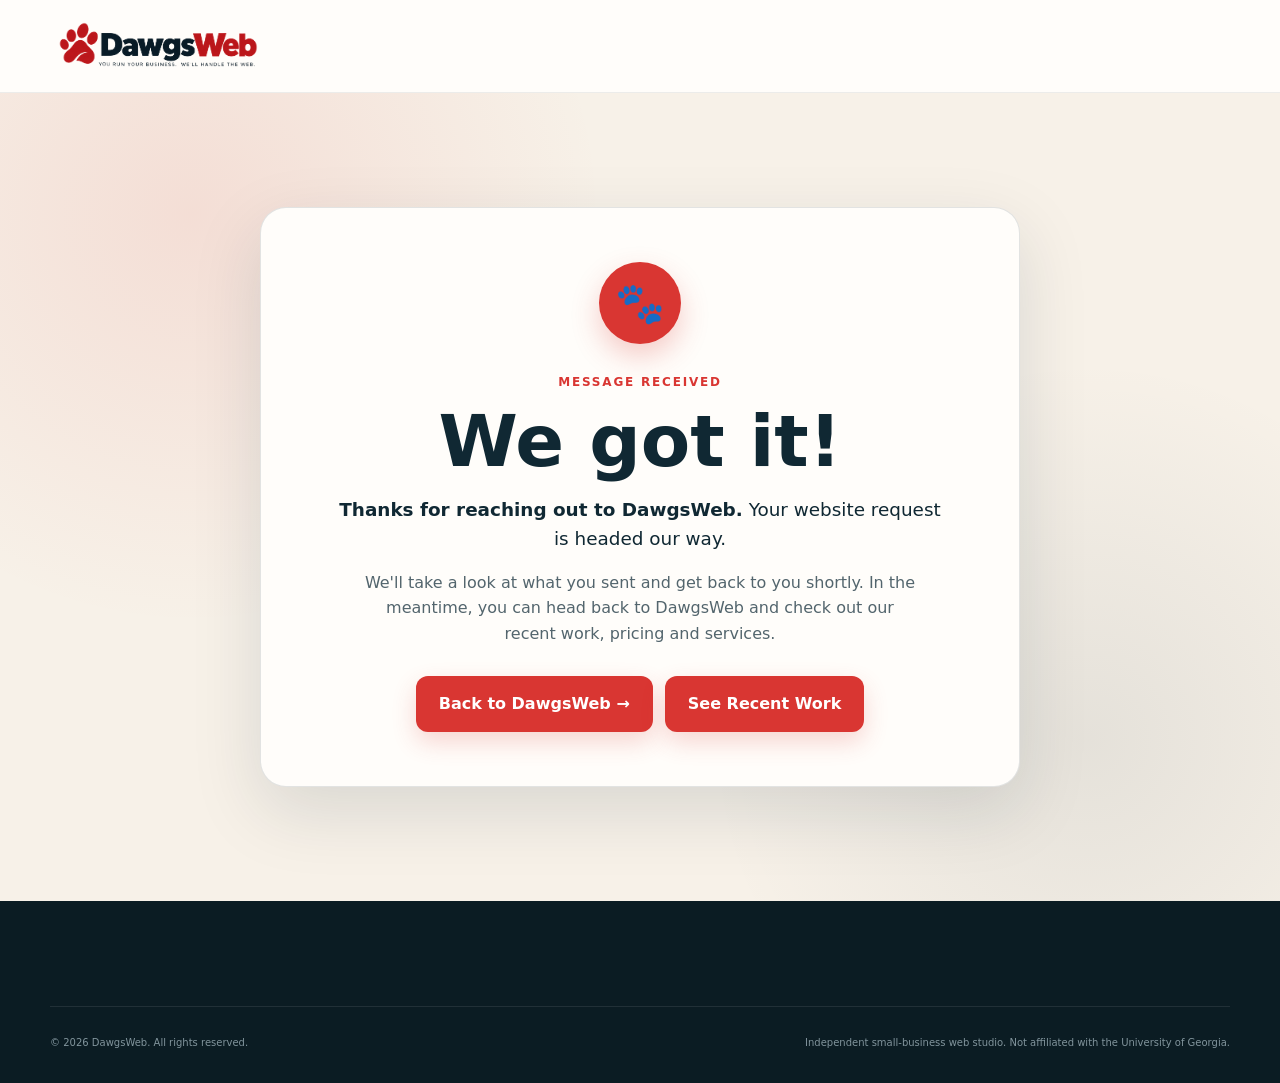
<file: thank-you.html>
<!doctype html>
<html lang="en">
<head>
  <!-- Google tag (gtag.js) -->
<script async src="https://www.googletagmanager.com/gtag/js?id=G-8729YW0MSW"></script>
<script>
  window.dataLayer = window.dataLayer || [];
  function gtag(){dataLayer.push(arguments);}
  gtag('js', new Date());

  gtag('config', 'G-8729YW0MSW');
</script>
<script>
  gtag('event', 'generate_lead', {
    'event_category': 'Contact',
    'event_label': 'DawgsWeb Contact Form'
  });
</script>
  <meta charset="utf-8">
  <meta name="viewport" content="width=device-width, initial-scale=1">
  <title>Thank You | DawgsWeb</title>
  <meta name="description" content="Thanks for contacting DawgsWeb. Your website project request has been received.">
  <meta name="robots" content="noindex,follow">
  <meta name="theme-color" content="#d93632">
  <link rel="stylesheet" href="style.css">
  <style>
    .thank-you-main{min-height:calc(100vh - 92px);display:grid;place-items:center;padding:72px 20px;background:radial-gradient(circle at 15% 15%,rgba(217,54,50,.10),transparent 32%),radial-gradient(circle at 85% 80%,rgba(16,40,51,.08),transparent 30%),#f7f1e8}
    .thank-you-card{width:min(760px,100%);padding:54px 46px;text-align:center;background:#fffdfa;border:1px solid rgba(16,40,51,.12);border-radius:26px;box-shadow:0 24px 70px rgba(16,40,51,.13)}
    .thank-you-paw{display:grid;place-items:center;width:82px;height:82px;margin:0 auto 24px;border-radius:50%;background:#d93632;font-size:40px;box-shadow:0 12px 28px rgba(217,54,50,.25)}
    .thank-you-card .eyebrow{display:inline-block;margin-bottom:14px}
    .thank-you-card h1{margin:0 0 18px;color:#102833;font-size:clamp(2.4rem,7vw,4.5rem);line-height:.98}
    .thank-you-card .lead{max-width:610px;margin:0 auto 16px;font-size:1.15rem}
    .thank-you-note{max-width:560px;margin:0 auto 30px;color:#53656d}
    .thank-you-actions{display:flex;justify-content:center;gap:12px;flex-wrap:wrap}
    @media(max-width:680px){.thank-you-main{min-height:calc(100vh - 76px);padding:36px 16px}.thank-you-card{padding:38px 22px;border-radius:20px}.thank-you-paw{width:70px;height:70px;font-size:34px}.thank-you-actions .btn{width:100%}}
  </style>
</head>
<body>
  <a class="skip-link" href="#main">Skip to content</a>
  <header class="site-header" id="top">
    <div class="container nav-wrap">
      <a class="brand brand-logo" href="index.html" aria-label="DawgsWeb home">
        <img src="images/dawgsweb-logo.png" alt="DawgsWeb - You run your business. We'll handle the web.">
      </a>
    </div>
  </header>

  <main id="main" class="thank-you-main">
    <section class="thank-you-card" aria-labelledby="thank-you-heading">
      <div class="thank-you-paw" aria-hidden="true">🐾</div>
      <span class="eyebrow">MESSAGE RECEIVED</span>
      <h1 id="thank-you-heading">We got it!</h1>
      <p class="lead"><strong>Thanks for reaching out to DawgsWeb.</strong> Your website request is headed our way.</p>
      <p class="thank-you-note">We'll take a look at what you sent and get back to you shortly. In the meantime, you can head back to DawgsWeb and check out our recent work, pricing and services.</p>
      <div class="thank-you-actions">
        <a class="btn" href="index.html">Back to DawgsWeb →</a>
        <a class="btn btn-secondary" href="index.html#work">See Recent Work</a>
      </div>
    </section>
  </main>

  <footer class="footer">
    <div class="container footer-bottom">
      <p>© <span id="year"></span> DawgsWeb. All rights reserved.</p>
      <p>Independent small-business web studio. Not affiliated with the University of Georgia.</p>
    </div>
  </footer>
  <script>document.getElementById('year').textContent=new Date().getFullYear();</script>
</body>
</html>
</file>
<file: style.css>
/* =========================================================
   DAWGSWEB
   Main Stylesheet
   ========================================================= */


/* =========================================================
   1. VARIABLES
   ========================================================= */

:root {
  --ink: #102833;
  --ink-2: #29414b;
  --red: #d93632;
  --red-dark: #b92320;
  --cream: #f7f1e8;
  --paper: #fffdfa;
  --white: #ffffff;
  --line: #e7ddd1;
  --muted: #65747a;
  --soft: #f4eee6;
  --accent-soft: #ff7772;
  --text-on-dark: #ffffff;
  --muted-on-dark: #c7d1d4;
  --icon-on-red: #ffffff;

  --shadow: 0 18px 50px rgba(28, 38, 41, 0.11);

  --radius: 24px;
  --radius-sm: 16px;

  --max: 1180px;
}


/* =========================================================
   2. GLOBAL / RESET
   ========================================================= */

* {
  box-sizing: border-box;
}

html {
  scroll-behavior: smooth;
  scroll-padding-top: 90px;
}

body {
  margin: 0;
  font-family:
    Inter,
    ui-sans-serif,
    system-ui,
    -apple-system,
    BlinkMacSystemFont,
    "Segoe UI",
    sans-serif;

  color: var(--ink);
  background: var(--paper);
  line-height: 1.6;
}

a {
  color: inherit;
  text-decoration: none;
}

button,
input,
textarea,
select {
  font: inherit;
}

img {
  display: block;
  max-width: 100%;
}

.container {
  width: min(var(--max), calc(100% - 40px));
  margin-inline: auto;
}


/* =========================================================
   3. ACCESSIBILITY
   ========================================================= */

.skip-link {
  position: absolute;
  left: -9999px;
}

.skip-link:focus {
  left: 16px;
  top: 16px;
  z-index: 9999;

  padding: 10px 14px;

  background: #ffffff;
  border-radius: 10px;
}


/* =========================================================
   4. HEADER / NAVIGATION
   ========================================================= */

.site-header {
  position: sticky;
  top: 0;
  z-index: 100;

  background: rgba(255, 253, 250, 0.9);
  backdrop-filter: blur(16px);

  border-bottom: 1px solid rgba(16, 40, 51, 0.08);
}

.nav-wrap {
  height: 92px;

  display: flex;
  align-items: center;
  justify-content: space-between;

  gap: 30px;
}


/* =========================================================
   5. DAWGSWEB LOGO
   ========================================================= */

.brand {
  display: grid;
  grid-template-columns: auto auto;
  grid-template-rows: auto auto;

  align-items: center;

  column-gap: 8px;

  line-height: 1;
}

/*
   New image logo
*/

.brand-logo {
  display: flex;
  align-items: center;
  flex-shrink: 0;
}

.brand-logo img {
  display: block;

  width: auto;
  height: 72px;
  max-width: 360px;

  object-fit: contain;
}

/*
   Original text-logo styles.
   These can remain here in case we ever need them again.
*/

.brand-paw {
  grid-row: 1 / 3;
  font-size: 31px;
}

.brand-name {
  font-size: 27px;
  font-weight: 900;
  letter-spacing: -1.3px;
}

.brand-name span {
  color: var(--red);
}

.brand small {
  grid-column: 2;

  margin-top: 4px;

  color: var(--muted);

  font-size: 8px;
  text-transform: uppercase;
  letter-spacing: 1.1px;
}


/* =========================================================
   6. DESKTOP NAVIGATION
   ========================================================= */

.site-nav {
  display: flex;
  align-items: center;

  gap: 27px;

  font-size: 14px;
  font-weight: 700;
}

.site-nav > a:not(.btn) {
  position: relative;
}

.site-nav > a:not(.btn)::after {
  content: "";

  position: absolute;

  left: 0;
  right: 100%;
  bottom: -8px;

  height: 2px;

  background: var(--red);

  transition: 0.2s;
}

.site-nav > a:not(.btn):hover::after {
  right: 0;
}


/* =========================================================
   7. MOBILE MENU BUTTON
   ========================================================= */

.nav-toggle {
  display: none;

  padding: 8px;

  border: 0;
  background: transparent;
}

.nav-toggle span {
  display: block;

  width: 25px;
  height: 2px;

  margin: 5px;

  background: var(--ink);
}


/* =========================================================
   8. BUTTONS
   ========================================================= */

.btn {
  display: inline-flex;
  align-items: center;
  justify-content: center;

  gap: 8px;

  padding: 15px 23px;

  border: 0;
  border-radius: 12px;

  background: var(--red);
  color: #ffffff;

  font-weight: 850;

  box-shadow: 0 10px 25px rgba(217, 54, 50, 0.2);

  cursor: pointer;

  transition:
    transform 0.2s,
    background 0.2s,
    box-shadow 0.2s;
}

.btn:hover {
  transform: translateY(-2px);

  background: var(--red-dark);

  box-shadow: 0 14px 30px rgba(217, 54, 50, 0.28);
}

.btn-small {
  padding: 11px 17px;
  border-radius: 10px;
}

.btn-outline {
  background: transparent;
  color: var(--ink);

  border: 1.5px solid var(--ink);

  box-shadow: none;
}

.btn-outline:hover {
  background: var(--ink);
  color: #ffffff;
}

.btn-full {
  width: 100%;
}


/* =========================================================
   9. HERO
   ========================================================= */

.hero {
  position: relative;

  overflow: hidden;

  padding: 82px 0 0;

  background:
    linear-gradient(
      135deg,
      #fbf7f1 0%,
      #f3eadf 55%,
      #efe1d1 100%
    );
}

.hero-grid {
  min-height: 480px;

  display: grid;
  grid-template-columns: 1.05fr 0.95fr;

  align-items: center;

  gap: 40px;
}

.hero-copy {
  position: relative;
  z-index: 2;

  padding-bottom: 50px;
}

.eyebrow {
  display: inline-block;

  margin-bottom: 14px;

  color: var(--red);

  font-size: 12px;
  font-weight: 900;

  letter-spacing: 1.8px;
}

.hero h1 {
  max-width: 790px;

  margin: 0 0 24px;

  font-size: clamp(45px, 5.4vw, 76px);
  line-height: 0.98;

  letter-spacing: -4px;
}

.hero h1 span {
  color: var(--red);
}

.hero-lead {
  max-width: 650px;

  margin: 0 0 30px;

  color: var(--ink-2);

  font-size: 21px;
  line-height: 1.45;
}

.hero-actions {
  display: flex;
  flex-wrap: wrap;

  gap: 14px;
}

.microcopy {
  margin: 17px 0 0;

  color: var(--muted);

  font-size: 13px;
}


/* Hero Background Glow */

.hero-glow {
  position: absolute;

  border-radius: 50%;

  filter: blur(70px);

  opacity: 0.28;
}

.hero-glow-one {
  width: 320px;
  height: 320px;

  right: -100px;
  top: -100px;

  background: #e25750;
}

.hero-glow-two {
  width: 280px;
  height: 280px;

  left: -100px;
  bottom: -80px;

  background: #e8b475;
}


/* =========================================================
   10. HERO IMAGE
   ========================================================= */

.hero-image {
  position: relative;
  height: 100%;
  min-height: 480px;

  display: flex;
  align-items: stretch;

  overflow: hidden;

  border-radius: 28px 28px 0 0;

  box-shadow: var(--shadow);
}

.hero-image img {
  width: 100%;
  height: 100%;
  min-height: 480px;

  object-fit: cover;

  /* Move the image toward the right so the bulldog stays visible */
  object-position: 72% center;

  display: block;
}


/* =========================================================
   11. TRUST STRIP
   ========================================================= */

.trust-strip {
  position: relative;
  z-index: 5;

  display: grid;
  grid-template-columns: repeat(4, 1fr);

  padding: 20px 24px;

  background: #ffffff;

  border: 1px solid rgba(16, 40, 51, 0.07);
  border-radius: 18px;

  box-shadow: var(--shadow);

  transform: translateY(28px);
}

.trust-strip > div {
  display: flex;
  align-items: center;

  gap: 13px;

  padding: 0 20px;

  border-right: 1px solid var(--line);
}

.trust-strip > div:last-child {
  border: 0;
}

.trust-icon {
  font-size: 25px;
  font-weight: 900;
  color: var(--red);
}

.trust-strip p {
  margin: 0;
  line-height: 1.2;
}

.trust-strip strong {
  display: block;

  font-size: 14px;
}

.trust-strip small {
  display: block;

  margin-top: 5px;

  color: var(--muted);

  font-size: 11px;
}


/* =========================================================
   12. GENERAL SECTIONS
   ========================================================= */

.section {
  padding: 110px 0;
}

.section-soft {
  background: var(--soft);
}

.section-heading {
  max-width: 720px;

  margin-bottom: 45px;
}

.section-heading.centered {
  margin-inline: auto;

  text-align: center;
}

.section-heading h2,
.why-grid h2,
.contact-copy h2 {
  margin: 0 0 12px;

  font-size: clamp(34px, 4vw, 52px);
  line-height: 1.05;

  letter-spacing: -2px;
}

.section-heading p {
  margin: 0;

  color: var(--muted);

  font-size: 17px;
}


/* =========================================================
   13. HOW IT WORKS
   ========================================================= */

.steps {
  display: grid;
  grid-template-columns: repeat(4, 1fr);

  gap: 20px;
}

.step {
  position: relative;

  padding: 28px 22px 24px;

  border-top: 1px solid var(--line);
}

.step > span {
  position: absolute;

  top: -17px;
  left: 22px;

  width: 34px;
  height: 34px;

  display: grid;
  place-items: center;

  background: var(--red);
  color: #ffffff;

  border-radius: 50%;

  font-weight: 900;

  box-shadow: 0 8px 18px rgba(217, 54, 50, 0.22);
}

.step-icon {
  margin: 12px 0;
  color: var(--red);
  font-size: 35px;
}

.step h3 {
  margin: 0 0 10px;

  font-size: 18px;
  line-height: 1.15;
}

.step p {
  margin: 0;

  color: var(--muted);

  font-size: 14px;
}


/* Great Websites Banner */

.no-headaches {
  margin-top: 50px;
  padding: 27px 35px;

  display: flex;
  align-items: center;
  justify-content: space-between;

  gap: 30px;

  background: var(--ink);
  color: #ffffff;

  border-radius: var(--radius);
}

.no-headaches > div {
  display: flex;
  align-items: center;

  gap: 16px;
}

.no-headaches span {
  font-size: 35px;
  color: var(--accent-soft);
}

.no-headaches h3 {
  margin: 0;

  font-size: 24px;
}

.no-headaches p {
  max-width: 560px;

  margin: 0;

  color: var(--muted-on-dark);
}


/* =========================================================
   14. RECENT WORK
   ========================================================= */

.work-grid {
  display: grid;
  grid-template-columns: repeat(2, 1fr);

  gap: 26px;
}

.work-card {
  padding: 14px;

  background: #ffffff;

  border: 1px solid #e8ded4;
  border-radius: 20px;

  box-shadow: 0 8px 28px rgba(40, 35, 30, 0.06);

  transition:
    transform 0.22s,
    box-shadow 0.22s;
}

.work-card:hover {
  transform: translateY(-6px);

  box-shadow: var(--shadow);
}


/* Browser Mockup */

.browser {
  overflow: hidden;

  background: #ffffff;

  border: 1px solid #ded8d0;
  border-radius: 12px;
}

.browser-bar {
  height: 29px;

  display: flex;
  align-items: center;

  gap: 5px;

  padding: 0 9px;

  background: #eee9e3;
}

.browser-bar i {
  width: 7px;
  height: 7px;

  background: #b7ada4;

  border-radius: 50%;
}

.browser-bar span {
  margin-left: 7px;

  color: #776d65;

  font-size: 8px;
}

.site-preview {
  position: relative;
  height: 260px;
  overflow: hidden;
  padding: 0;
  background: #ffffff;
}

.site-preview img {
  width: 100%;
  height: 100%;
  display: block;
  object-fit: cover;
  object-position: top center;
  transition: transform 0.45s ease;
}

.work-card:hover .site-preview img {
  transform: scale(1.025);
}

/* Portfolio Meta */

.work-meta {
  display: flex;
  align-items: flex-end;
  justify-content: space-between;

  gap: 15px;

  padding: 16px 8px 6px;
}

.work-meta h3 {
  margin: 0 0 2px;

  font-size: 18px;
}

.work-meta p {
  margin: 0;

  color: var(--muted);

  font-size: 12px;
}

.work-meta > span {
  color: var(--red);

  font-size: 12px;
  font-weight: 800;

  white-space: nowrap;
}


/* Portfolio CTA Card */

.work-cta {
  min-height: 310px;

  display: flex;
  flex-direction: column;
  align-items: center;
  justify-content: center;

  padding: 35px;

  background: var(--ink);
  color: #ffffff;

  border-color: var(--ink);

  text-align: center;
}

.paw-big {
  font-size: 52px;
  color: var(--accent-soft);
}

.work-cta h3 {
  margin: 10px 0;

  font-size: 27px;
}

.work-cta p {
  max-width: 360px;

  margin: 0 0 20px;

  color: var(--muted-on-dark);
}

.text-link {
  color: var(--accent-soft);

  font-weight: 900;
}


/* =========================================================
   15. PRICING
   ========================================================= */

.pricing-grid {
  display: grid;
  grid-template-columns: repeat(3, 1fr);

  align-items: stretch;

  gap: 22px;
}

.price-card {
  position: relative;

  padding: 34px;

  background: #ffffff;

  border: 1px solid var(--line);
  border-radius: 20px;

  box-shadow: 0 10px 35px rgba(45, 38, 32, 0.05);
}

.price-card.featured {
  border: 2px solid var(--red);

  box-shadow: 0 20px 45px rgba(217, 54, 50, 0.12);

  transform: translateY(-9px);
}

.popular {
  position: absolute;

  left: -2px;
  right: -2px;
  top: -2px;

  padding: 6px;

  background: var(--red);
  color: #ffffff;

  border-radius: 18px 18px 0 0;

  text-align: center;

  font-size: 10px;
  font-weight: 900;

  letter-spacing: 1px;
}

.featured .plan-name {
  margin-top: 14px;
}

.plan-name {
  margin: 0;

  font-size: 21px;
  font-weight: 950;
}

.plan-blurb {
  min-height: 42px;

  color: var(--muted);

  font-size: 13px;
}

.price {
  display: flex;
  align-items: baseline;

  gap: 4px;

  margin-top: 15px;
}

.price strong {
  font-size: 48px;
  line-height: 1;

  letter-spacing: -2px;
}

.price span {
  font-size: 14px;
}

.setup {
  margin: 7px 0 25px;

  color: var(--muted);

  font-size: 13px;
}

.price-card ul {
  margin: 0 0 28px;
  padding: 0;

  list-style: none;
}

.price-card li {
  position: relative;

  padding: 7px 0 7px 24px;

  border-bottom: 1px solid #f0eae4;

  font-size: 14px;
}

.price-card li::before {
  content: "✓";

  position: absolute;
  left: 0;

  color: var(--red);

  font-weight: 900;
}

.pricing-note {
  margin: 28px 0 0;

  color: var(--muted);

  text-align: center;

  font-size: 13px;
}


/* =========================================================
   16. WHY DAWGSWEB
   ========================================================= */

.section-dark {
  background: var(--ink);
  color: #ffffff;
}

.why-grid {
  display: grid;
  grid-template-columns: 0.9fr 1.1fr;

  align-items: center;

  gap: 90px;
}

.why-grid > div:first-child > p {
  margin-bottom: 25px;

  color: #c2cdd1;

  font-size: 17px;
}

.eyebrow-light {
  color: var(--accent-soft);
}

.why-list {
  display: grid;

  gap: 14px;
}

.why-list > div {
  display: flex;

  gap: 16px;

  padding: 18px;

  background: rgba(255, 255, 255, 0.06);

  border: 1px solid rgba(255, 255, 255, 0.08);
  border-radius: 14px;
}

.why-list > div > span {
  width: 31px;
  height: 31px;
  flex: 0 0 31px;

  display: grid;
  place-items: center;

  background: var(--red);

  border-radius: 50%;

  font-weight: 900;
}

.why-list p {
  margin: 0;
}

.why-list strong {
  display: block;
}

.why-list small {
  display: block;

  margin-top: 3px;

  color: #b7c4c9;
}


/* =========================================================
   17. FAQ
   ========================================================= */

.faq-wrap {
  display: grid;
  grid-template-columns: 0.7fr 1.3fr;

  gap: 70px;
}

.faq-list {
  display: grid;

  gap: 10px;
}

.faq-list details {
  padding: 0 20px;

  background: #ffffff;

  border: 1px solid var(--line);
  border-radius: 14px;
}

.faq-list summary {
  position: relative;

  padding: 18px 35px 18px 0;

  cursor: pointer;

  font-weight: 850;

  list-style: none;
}

.faq-list summary::-webkit-details-marker {
  display: none;
}

.faq-list summary::after {
  content: "+";

  position: absolute;

  right: 0;
  top: 13px;

  color: var(--red);

  font-size: 25px;
}

.faq-list details[open] summary::after {
  content: "–";
}

.faq-list details p {
  margin: 0 0 18px;

  color: var(--muted);

  font-size: 14px;
}


/* =========================================================
   18. CONTACT
   ========================================================= */

.contact-section {
  background:
    linear-gradient(
      135deg,
      #f8f2e9,
      #efe1d1
    );
}

.contact-grid {
  display: grid;
  grid-template-columns: 0.85fr 1.15fr;

  align-items: start;

  gap: 70px;
}

.contact-copy > p {
  max-width: 510px;

  color: var(--muted);

  font-size: 18px;
}

.contact-promise {
  display: flex;
  align-items: center;

  gap: 15px;

  margin-top: 35px;
}

.contact-promise span {
  font-size: 44px;
  color: var(--red);
}

.contact-promise p {
  margin: 0;
}


/* Contact Form */

.contact-form {
  display: grid;

  gap: 16px;

  padding: 35px;

  background: #ffffff;

  border-radius: var(--radius);

  box-shadow: var(--shadow);
}

.field-row {
  display: grid;
  grid-template-columns: 1fr 1fr;

  gap: 15px;
}

.contact-form label {
  display: grid;

  gap: 6px;

  font-size: 12px;
  font-weight: 850;
}

.contact-form input,
.contact-form textarea,
.contact-form select {
  width: 100%;

  padding: 12px 13px;

  background: #ffffff;
  color: var(--ink);

  border: 1px solid #d9d0c7;
  border-radius: 10px;

  outline: none;
}

.contact-form input:focus,
.contact-form textarea:focus,
.contact-form select:focus {
  border-color: var(--red);

  box-shadow: 0 0 0 3px rgba(217, 54, 50, 0.1);
}

.form-note {
  margin: 0;

  color: var(--muted);

  text-align: center;

  font-size: 11px;
}


/* =========================================================
   19. FOOTER
   ========================================================= */

.footer {
  padding: 60px 0 22px;

  background: #0b1c23;
  color: #ffffff;
}

.footer-grid {
  display: grid;
  grid-template-columns: 1.6fr 0.7fr 1fr;

  gap: 60px;
}

.footer .brand {
  display: inline-grid;
}


/* Footer Image Logo */

.footer-brand img {
  width: auto;
  height: 65px;

  object-fit: contain;
}

.footer-grid > div > p {
  max-width: 430px;

  color: #9eafb5;

  font-size: 13px;
}

.footer h3 {
  margin: 0 0 14px;

  font-size: 13px;

  text-transform: uppercase;
  letter-spacing: 1px;
}

.footer-grid > div:not(:first-child) {
  display: flex;
  flex-direction: column;
  align-items: flex-start;
}

.footer-grid a:not(.brand) {
  margin: 3px 0;

  color: #c8d2d6;

  font-size: 13px;
}

.footer-grid a:hover {
  color: #ffffff;
}

.footer-bottom {
  display: flex;
  justify-content: space-between;

  gap: 20px;

  margin-top: 45px;
  padding-top: 18px;

  color: #81949c;

  border-top: 1px solid rgba(255, 255, 255, 0.09);

  font-size: 10px;
}



/* =========================================================
   COLOR / CONTRAST SAFEGUARDS
   Keeps icons and text readable on every section background.
   ========================================================= */

.section:not(.section-dark),
.price-card,
.work-card,
.faq-list details,
.contact-form {
  color: var(--ink);
}

.section-dark h2,
.section-dark h3,
.section-dark strong {
  color: var(--text-on-dark);
}

.section-dark .why-list > div > span {
  color: var(--icon-on-red);
}

.no-headaches h3 {
  color: var(--text-on-dark);
}

.price-card .plan-name,
.price-card .price,
.price-card li,
.work-meta h3,
.faq-list summary,
.contact-form label {
  color: var(--ink);
}

.trust-strip strong {
  color: var(--ink);
}

.trust-strip small,
.step p,
.section-heading p,
.work-meta p,
.plan-blurb,
.setup,
.pricing-note,
.faq-list details p,
.contact-copy > p,
.form-note {
  color: var(--muted);
}

/* =========================================================
   20. SCROLL REVEAL ANIMATION
   ========================================================= */

.reveal {
  opacity: 0;

  transform: translateY(18px);

  transition:
    opacity 0.65s ease,
    transform 0.65s ease;
}

.reveal.visible {
  opacity: 1;

  transform: none;
}


/* =========================================================
   21. TABLET
   ========================================================= */

@media (max-width: 960px) {

  /* Navigation */

  .site-nav {
    position: absolute;

    top: 78px;
    left: 20px;
    right: 20px;

    display: none;
    flex-direction: column;
    align-items: stretch;

    gap: 14px;

    padding: 20px;

    background: #ffffff;

    border: 1px solid var(--line);
    border-radius: 16px;

    box-shadow: var(--shadow);
  }

  .site-nav.open {
    display: flex;
  }

  .site-nav .btn {
    margin-top: 5px;
  }

  .nav-toggle {
    display: block;
  }


  /* Hero */

  .hero {
    padding-top: 55px;
  }

  .hero-grid {
    grid-template-columns: 1fr;

    text-align: center;
  }

  .hero-copy {
    padding-bottom: 10px;
  }

  .hero-lead {
    margin-inline: auto;
  }

  .hero-actions {
    justify-content: center;
  }

.hero-image {
  width: 100%;
  max-width: 760px;
  min-height: 400px;

  margin-inline: auto;

  border-radius: 24px;
}

.hero-image img {
  min-height: 400px;
}


  /* Trust Strip */

  .trust-strip {
    grid-template-columns: 1fr 1fr;
  }

  .trust-strip > div {
    padding: 15px;

    border-right: 0;
    border-bottom: 1px solid var(--line);
  }

  .trust-strip > div:nth-last-child(-n + 2) {
    border-bottom: 0;
  }


  /* How It Works */

  .steps {
    grid-template-columns: 1fr 1fr;

    gap: 35px 15px;
  }


  /* Recent Work */

  .work-grid {
    grid-template-columns: 1fr 1fr;
  }


  /* Pricing */

  .pricing-grid {
    grid-template-columns: 1fr;

    max-width: 620px;

    margin-inline: auto;
  }

  .price-card.featured {
    transform: none;
  }


  /* Other Layouts */

  .why-grid,
  .faq-wrap,
  .contact-grid {
    grid-template-columns: 1fr;

    gap: 45px;
  }


  /* Footer */

  .footer-grid {
    grid-template-columns: 1.5fr 1fr 1fr;
  }
}


/* =========================================================
   22. MOBILE
   ========================================================= */

@media (max-width: 680px) {

  .container {
    width: min(calc(100% - 28px), var(--max));
  }


  /* Header / Logo */

  .brand small {
    display: none;
  }

  .brand {
    grid-template-rows: auto;
  }

  .brand-paw {
    grid-row: auto;
  }

  .brand-name {
    font-size: 24px;
  }

  .brand-logo img {
    height: 55px;
    max-width: 275px;
  }

  .nav-wrap {
    height: 76px;
  }

  .site-nav {
    top: 76px;
  }


  /* Hero */

  .hero {
    padding-top: 42px;
  }

  .hero h1 {
    font-size: 43px;

    letter-spacing: -2.5px;
  }

  .hero-lead {
    font-size: 17px;
  }

  .hero-actions {
    display: grid;
  }

  .hero-actions .btn {
    width: 100%;
  }


  /* Mascot */

.hero-image {
  min-height: 300px;

  margin-top: 15px;

  border-radius: 20px;
}

.hero-image img {
  min-height: 300px;

  object-position: 62% center;
}


  /* Trust Strip */

  .trust-strip {
    grid-template-columns: 1fr;

    transform: translateY(22px);
  }

  .trust-strip > div {
    border-bottom: 1px solid var(--line) !important;
  }

  .trust-strip > div:last-child {
    border-bottom: 0 !important;
  }


  /* General Sections */

  .section {
    padding: 82px 0;
  }

  .section-heading h2,
  .why-grid h2,
  .contact-copy h2 {
    letter-spacing: -1.5px;
  }


  /* How It Works */

  .steps {
    grid-template-columns: 1fr;

    gap: 34px;
  }

  .no-headaches {
    flex-direction: column;
    align-items: flex-start;
  }


  /* Recent Work */

  .work-grid {
    grid-template-columns: 1fr;
  }

  .site-preview {
    height: 180px;
  }


  /* Pricing */

  .price-card {
    padding: 28px 24px;
  }


  /* Contact */

  .field-row {
    grid-template-columns: 1fr;
  }

  .contact-form {
    padding: 24px 18px;
  }


  /* Footer */

  .footer-grid {
    grid-template-columns: 1fr;

    gap: 35px;
  }

  .footer-bottom {
    flex-direction: column;
  }

  .footer-bottom p {
    margin: 0;
  }
}


/* =========================================================
   23. REDUCED MOTION
   ========================================================= */

@media (prefers-reduced-motion: reduce) {

  html {
    scroll-behavior: auto;
  }

  .reveal {
    opacity: 1;

    transform: none;

    transition: none;
  }

  .btn,
  .work-card {
    transition: none;
  }
}
</file>
